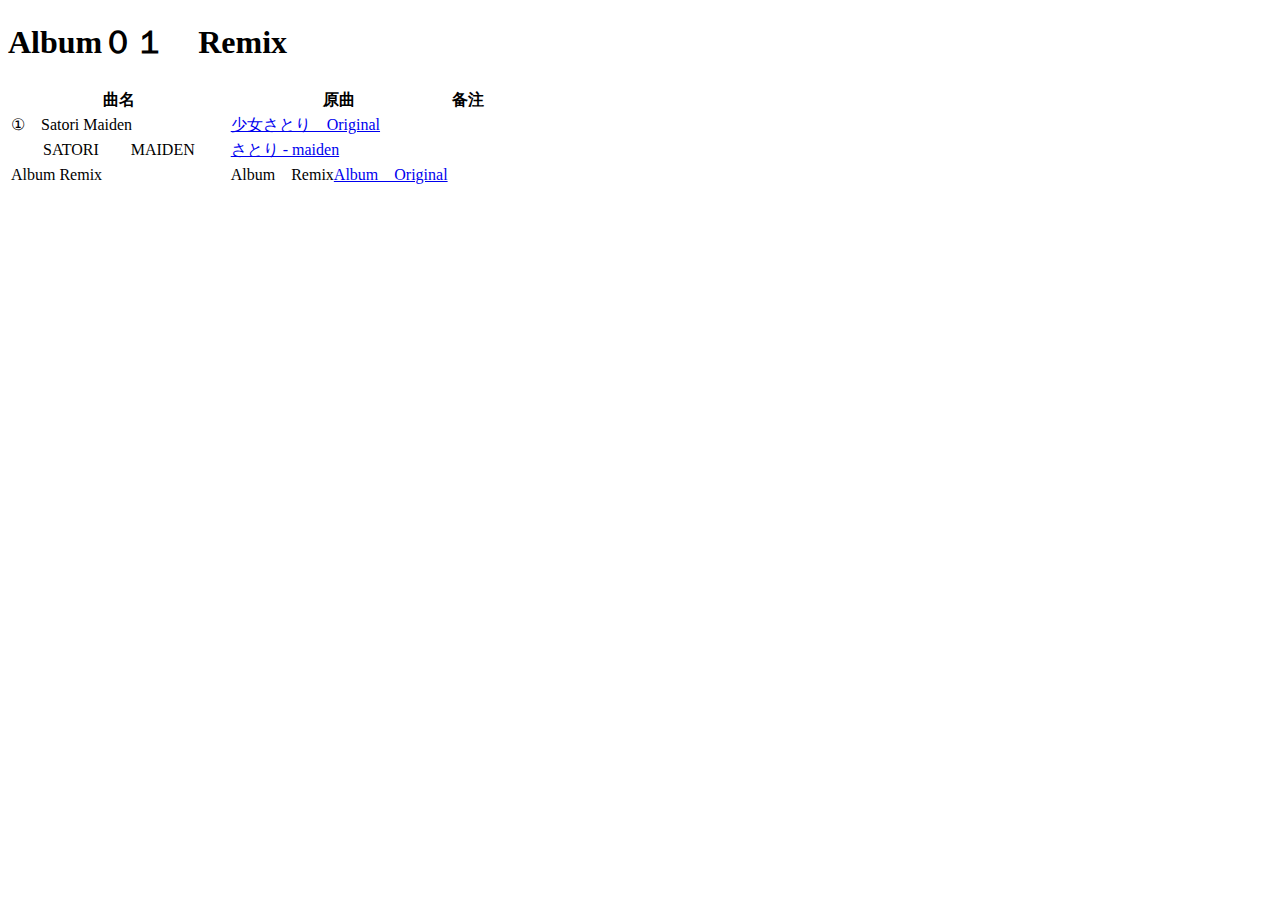
<file: tongrenlu-dao/src/test/resources/thbwiki/sample-album-normalized.html>
<!DOCTYPE html>
<html>
<head>
    <title>Album01 - THBWiki</title>
    <meta charset="UTF-8">
</head>
<body>
    <h1 id="firstHeading">
        <span class="mw-page-title-main">Album０１　Remix</span>
    </h1>

    <table id="musicTable" class="wikitable musicTable">
        <thead>
            <tr>
                <th>曲名</th>
                <th>原曲</th>
                <th>备注</th>
            </tr>
        </thead>
        <tbody>
            <!-- Track 0: circled digit in name; originalSource has ideographic space → normalize collapses it -->
            <tr>
                <td>①　Satori Maiden</td>
                <td class="ogmusic">
                    <a class="source" href="/少女さとり_-_original">少女さとり　Original</a>
                </td>
                <td></td>
            </tr>
            <!-- Track 1: leading/trailing/internal spaces collapsed -->
            <tr>
                <td>　　SATORI　　MAIDEN　　</td>
                <td class="ogmusic">
                    <a class="source" href="/さとり_-_maiden">さとり - maiden</a>
                </td>
                <td></td>
            </tr>
            <!-- Track 2: originalName from text BEFORE source in ogmusic; ideographic space normalized -->
            <tr>
                <td>Album Remix</td>
                <td class="ogmusic">
                    Album　Remix<a class="source" href="/album_original">Album　Original</a>
                </td>
                <td></td>
            </tr>
        </tbody>
    </table>
</body>
</html>
</file>
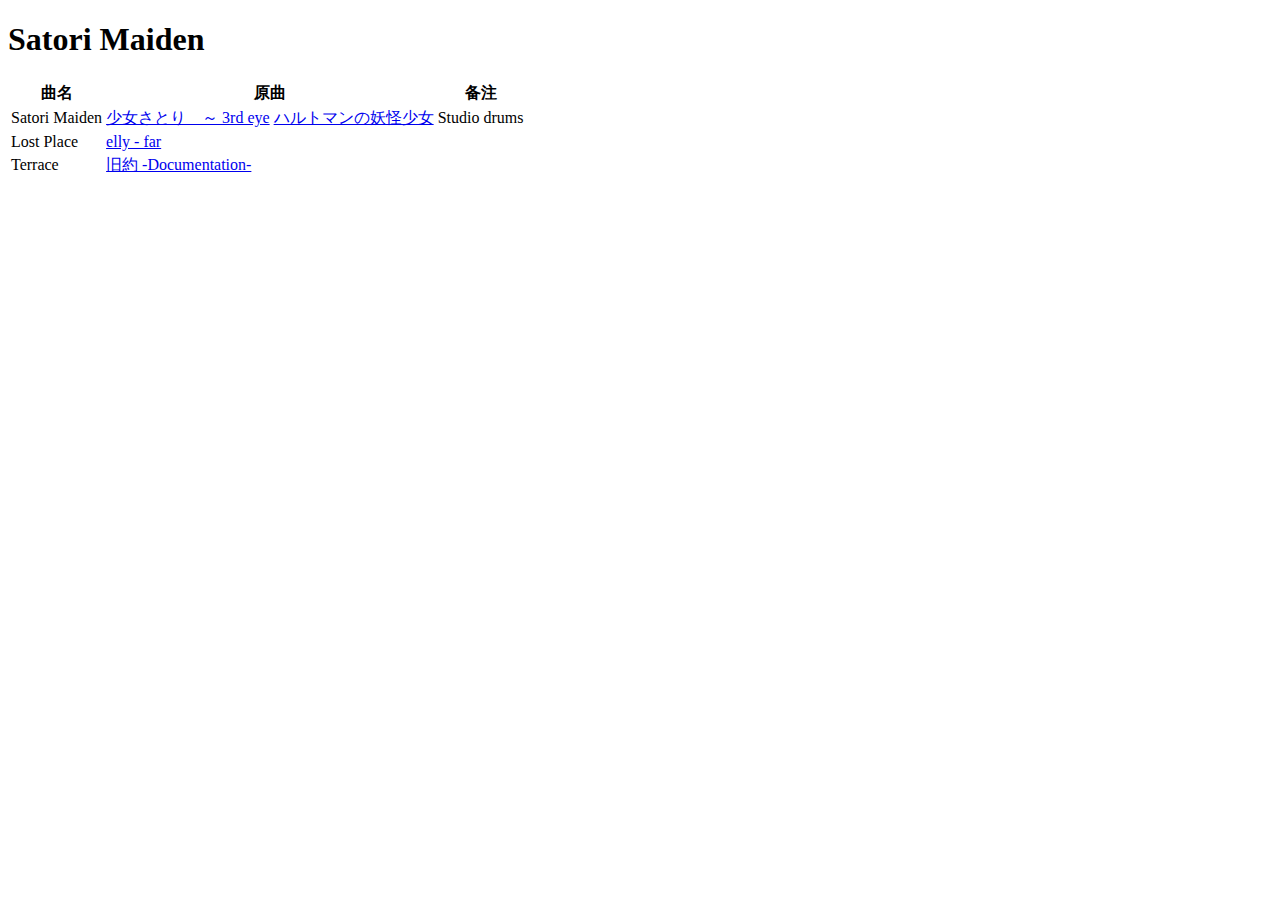
<file: tongrenlu-dao/src/test/resources/thbwiki/sample-album.html>
<!DOCTYPE html>
<html>
<head>
    <title>Satori Maiden - THBWiki</title>
    <meta charset="UTF-8">
</head>
<body>
    <h1 id="firstHeading">
        <span class="mw-page-title-main">Satori Maiden</span>
    </h1>

    <table id="musicTable" class="wikitable musicTable">
        <thead>
            <tr>
                <th>曲名</th>
                <th>原曲</th>
                <th>备注</th>
            </tr>
        </thead>
        <tbody>
            <tr>
                <td>Satori Maiden</td>
                <td class="ogmusic">
                    <a class="source" href="/少女さとり　～_3rd_eye">少女さとり　～ 3rd eye</a>
                    <a class="source" href="/ハルトマンの妖怪少女">ハルトマンの妖怪少女</a>
                </td>
                <td>Studio drums</td>
            </tr>
            <tr>
                <td>Lost Place</td>
                <td class="ogmusic">
                    <a class="source" href="/elley_-_far">elly - far</a>
                </td>
                <td></td>
            </tr>
            <tr>
                <td>Terrace</td>
                <td class="ogmusic">
                    <a class="source" href="/旧約_-Documentation-">旧約 -Documentation-</a>
                </td>
                <td></td>
            </tr>
        </tbody>
    </table>
</body>
</html>
</file>
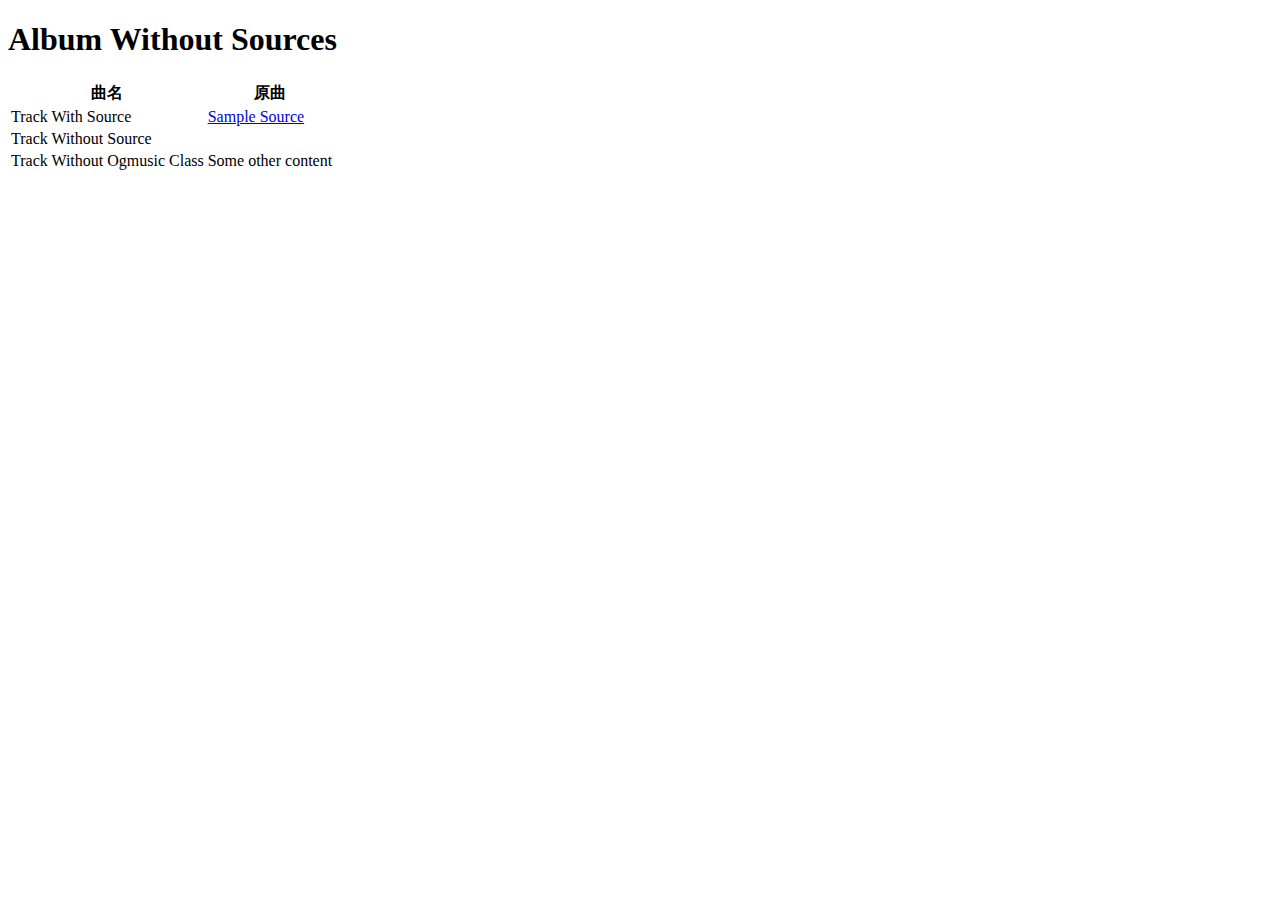
<file: tongrenlu-dao/src/test/resources/thbwiki/sample-track-no-source.html>
<!DOCTYPE html>
<html>
<head>
    <title>Album Without Sources - THBWiki</title>
    <meta charset="UTF-8">
</head>
<body>
    <h1 id="firstHeading">
        <span class="mw-page-title-main">Album Without Sources</span>
    </h1>

    <table id="musicTable" class="wikitable musicTable">
        <thead>
            <tr>
                <th>曲名</th>
                <th>原曲</th>
            </tr>
        </thead>
        <tbody>
            <tr>
                <td>Track With Source</td>
                <td class="ogmusic">
                    <a class="source" href="/sample">Sample Source</a>
                </td>
            </tr>
            <tr>
                <td>Track Without Source</td>
                <td></td>
            </tr>
            <tr>
                <td>Track Without Ogmusic Class</td>
                <td>Some other content</td>
            </tr>
        </tbody>
    </table>
</body>
</html>
</file>
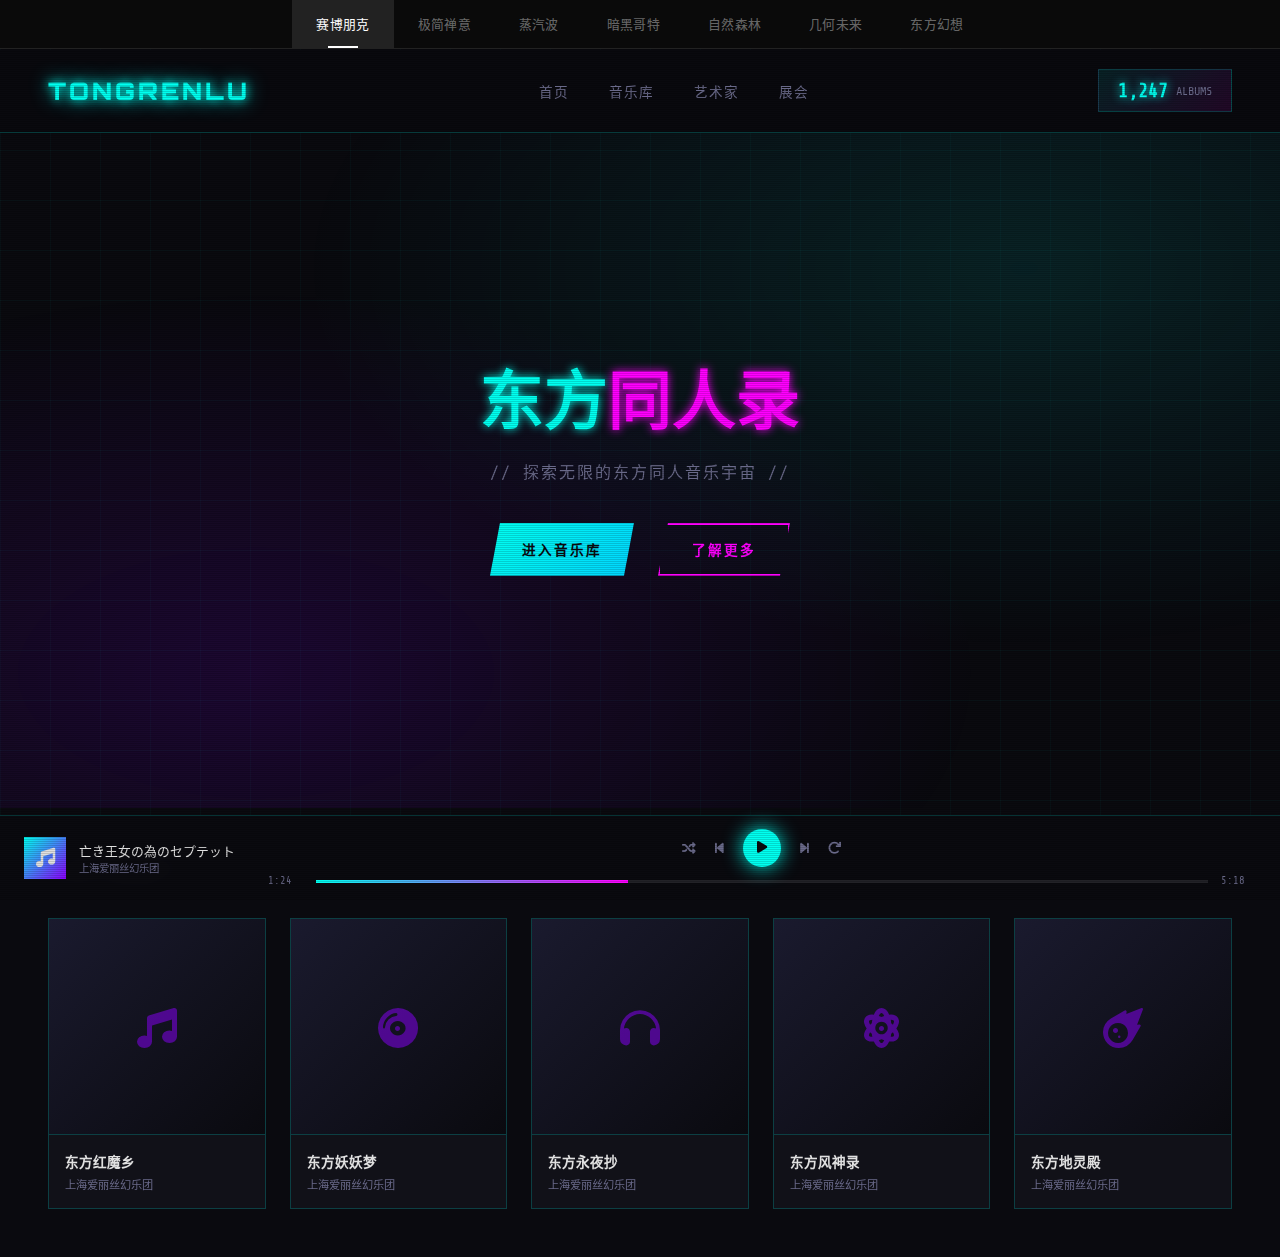
<file: tongrenlu-web/src/main/resources/static/preview-styles.html>
<!DOCTYPE html>
<html lang="zh-CN">
<head>
    <meta charset="UTF-8">
    <meta name="viewport" content="width=device-width, initial-scale=1.0">
    <title>组件风格预览 - 东方同人录</title>
    
    <!-- Google Fonts -->
    <link rel="preconnect" href="https://fonts.googleapis.com">
    <link rel="preconnect" href="https://fonts.gstatic.com" crossorigin>
    <link href="https://fonts.googleapis.com/css2?family=Orbitron:wght@400;500;700;900&family=Share+Tech+Mono&family=Cormorant+Garamond:ital,wght@0,300;0,400;0,500;0,600;1,400&family=Noto+Serif+JP:wght@200;300;400;500;600;700;900&family=Audiowide&family=Righteous&family=Cinzel:wght@400;500;600;700&family=UnifrakturMaguntia&family=Spectral:ital,wght@0,300;0,400;0,500;0,600;1,400&family=Playfair+Display:ital,wght@0,400;0,500;0,600;0,700;1,400&family=Crimson+Pro:ital,wght@0,300;0,400;0,500;0,600;1,400&family=Josefin+Sans:wght@300;400;500;600&family=Bebas+Neue&family=Space+Grotesk:wght@300;400;500;600;700&family=Outfit:wght@300;400;500;600;700&family=Noto+Sans+SC:wght@300;400;500;700&family=Shippori+Mincho:wght@400;500;600;700;800&family=Zen+Antique+Soft&display=swap" rel="stylesheet">
    
    <link href="https://cdnjs.cloudflare.com/ajax/libs/font-awesome/6.5.1/css/all.min.css" rel="stylesheet">
    
    <style>
        /* ============================================
           全局重置与基础样式
           ============================================ */
        * {
            margin: 0;
            padding: 0;
            box-sizing: border-box;
        }
        
        body {
            font-family: 'Noto Sans SC', sans-serif;
            overflow-x: hidden;
        }
        
        /* 风格切换导航 */
        .style-nav {
            position: fixed;
            top: 0;
            left: 0;
            right: 0;
            z-index: 10000;
            display: flex;
            justify-content: center;
            flex-wrap: wrap;
            gap: 0;
            padding: 0;
            background: #0a0a0a;
            border-bottom: 1px solid rgba(255,255,255,0.1);
        }
        
        .style-nav__btn {
            padding: 0.9rem 1.5rem;
            border: none;
            background: transparent;
            color: rgba(255,255,255,0.4);
            font-size: 0.8rem;
            font-weight: 500;
            cursor: pointer;
            transition: all 0.3s ease;
            position: relative;
            letter-spacing: 0.3px;
        }
        
        .style-nav__btn:hover {
            color: rgba(255,255,255,0.9);
            background: rgba(255,255,255,0.05);
        }
        
        .style-nav__btn.active {
            color: #fff;
            background: rgba(255,255,255,0.1);
        }
        
        .style-nav__btn.active::after {
            content: '';
            position: absolute;
            bottom: 0;
            left: 50%;
            transform: translateX(-50%);
            width: 30px;
            height: 2px;
            background: currentColor;
        }
        
        /* 风格容器 */
        .style-container {
            display: none;
            min-height: 100vh;
            padding-top: 50px;
        }
        
        .style-container.active {
            display: block;
        }
        
        /* ============================================
           风格1: 赛博朋克霓虹风 (Cyberpunk Neon)
           ============================================ */
        .cyberpunk {
            --cyber-bg: #0a0a0f;
            --cyber-neon-cyan: #00fff0;
            --cyber-neon-magenta: #ff00ff;
            --cyber-neon-purple: #8b00ff;
            --cyber-text: #e0e0e0;
            --cyber-text-dim: #6a6a8a;
            --cyber-border: rgba(0, 255, 240, 0.2);
            
            background: var(--cyber-bg);
            color: var(--cyber-text);
            position: relative;
            overflow: hidden;
        }
        
        .cyberpunk::before {
            content: '';
            position: fixed;
            top: 0; left: 0;
            width: 100%; height: 100%;
            background: repeating-linear-gradient(0deg, rgba(0,0,0,0.15), rgba(0,0,0,0.15) 1px, transparent 1px, transparent 2px);
            pointer-events: none;
            z-index: 1000;
            animation: scanline 8s linear infinite;
        }
        
        @keyframes scanline { 0% { transform: translateY(0); } 100% { transform: translateY(100px); } }
        
        .cyberpunk::after {
            content: '';
            position: fixed;
            top: 0; left: 0;
            width: 100%; height: 100%;
            background-image: linear-gradient(rgba(0,255,240,0.03) 1px, transparent 1px), linear-gradient(90deg, rgba(0,255,240,0.03) 1px, transparent 1px);
            background-size: 50px 50px;
            pointer-events: none;
            z-index: 0;
        }
        
        .cyber-nav {
            position: relative;
            z-index: 100;
            display: flex;
            justify-content: space-between;
            align-items: center;
            padding: 1.2rem 3rem;
            background: rgba(10, 10, 15, 0.95);
            border-bottom: 1px solid var(--cyber-border);
            backdrop-filter: blur(10px);
        }
        
        .cyber-logo {
            font-family: 'Orbitron', sans-serif;
            font-size: 1.5rem;
            font-weight: 900;
            color: var(--cyber-neon-cyan);
            text-decoration: none;
            letter-spacing: 3px;
            text-shadow: 0 0 10px var(--cyber-neon-cyan), 0 0 20px var(--cyber-neon-cyan);
            animation: cyber-glow 2s ease-in-out infinite alternate;
        }
        
        @keyframes cyber-glow { from { text-shadow: 0 0 10px var(--cyber-neon-cyan); } to { text-shadow: 0 0 20px var(--cyber-neon-cyan), 0 0 40px var(--cyber-neon-cyan); } }
        
        .cyber-nav__links { display: flex; gap: 2.5rem; }
        .cyber-nav__link {
            font-family: 'Share Tech Mono', monospace;
            color: var(--cyber-text-dim);
            text-decoration: none;
            font-size: 0.85rem;
            letter-spacing: 1px;
            text-transform: uppercase;
            transition: all 0.3s ease;
        }
        .cyber-nav__link:hover { color: var(--cyber-neon-cyan); }
        
        .cyber-nav__stats {
            font-family: 'Share Tech Mono', monospace;
            background: linear-gradient(135deg, rgba(0,255,240,0.1), rgba(255,0,255,0.1));
            border: 1px solid var(--cyber-border);
            padding: 0.6rem 1.2rem;
            display: flex;
            align-items: center;
            gap: 0.5rem;
        }
        .cyber-nav__number { font-size: 1.2rem; color: var(--cyber-neon-cyan); font-weight: 700; text-shadow: 0 0 10px var(--cyber-neon-cyan); }
        .cyber-nav__label { font-size: 0.75rem; color: var(--cyber-text-dim); }
        
        .cyber-hero {
            position: relative;
            z-index: 1;
            min-height: 75vh;
            display: flex;
            align-items: center;
            justify-content: center;
            padding: 3rem;
            background: radial-gradient(ellipse at 20% 80%, rgba(139,0,255,0.15) 0%, transparent 50%), radial-gradient(ellipse at 80% 20%, rgba(0,255,240,0.1) 0%, transparent 50%);
        }
        
        .cyber-hero__content { text-align: center; max-width: 800px; }
        .cyber-hero__title {
            font-family: 'Orbitron', sans-serif;
            font-size: 4rem;
            font-weight: 900;
            line-height: 1.1;
            margin-bottom: 1.5rem;
            animation: glitch 3s infinite;
        }
        .cyber-hero__title span:nth-child(1) { color: var(--cyber-neon-cyan); text-shadow: 0 0 10px var(--cyber-neon-cyan); }
        .cyber-hero__title span:nth-child(2) { color: var(--cyber-neon-magenta); text-shadow: 0 0 10px var(--cyber-neon-magenta); animation: glitch-skew 2s infinite; }
        
        @keyframes glitch { 0%, 90%, 100% { transform: translate(0); } 92% { transform: translate(-2px, 2px); } 94% { transform: translate(2px, -2px); } 96% { transform: translate(-1px, -1px); } 98% { transform: translate(1px, 1px); } }
        @keyframes glitch-skew { 0%, 90%, 100% { transform: skewX(0deg); } 92% { transform: skewX(-2deg); } 94% { transform: skewX(2deg); } }
        
        .cyber-hero__subtitle { font-family: 'Share Tech Mono', monospace; font-size: 1rem; color: var(--cyber-text-dim); margin-bottom: 2.5rem; letter-spacing: 2px; }
        .cyber-hero__cta { display: inline-flex; gap: 1.5rem; }
        
        .cyber-btn {
            font-family: 'Orbitron', sans-serif;
            padding: 0.9rem 2rem;
            font-size: 0.85rem;
            font-weight: 700;
            letter-spacing: 2px;
            text-transform: uppercase;
            border: none;
            cursor: pointer;
            transition: all 0.3s ease;
        }
        .cyber-btn--primary { background: linear-gradient(135deg, var(--cyber-neon-cyan), #00d4ff); color: var(--cyber-bg); clip-path: polygon(10px 0, 100% 0, calc(100% - 10px) 100%, 0 100%); }
        .cyber-btn--primary:hover { box-shadow: 0 0 20px var(--cyber-neon-cyan), 0 0 40px var(--cyber-neon-cyan); transform: translateY(-2px); }
        .cyber-btn--secondary { background: transparent; color: var(--cyber-neon-magenta); border: 2px solid var(--cyber-neon-magenta); clip-path: polygon(10px 0, 100% 0, calc(100% - 10px) 100%, 0 100%); }
        .cyber-btn--secondary:hover { background: rgba(255,0,255,0.1); box-shadow: 0 0 20px var(--cyber-neon-magenta); }
        
        .cyber-section { position: relative; z-index: 1; padding: 3rem; }
        .cyber-section__header { display: flex; align-items: center; gap: 1rem; margin-bottom: 2rem; }
        .cyber-section__title { font-family: 'Orbitron', sans-serif; font-size: 1.5rem; font-weight: 700; color: var(--cyber-text); letter-spacing: 3px; }
        .cyber-section__line { flex: 1; height: 1px; background: linear-gradient(90deg, var(--cyber-neon-cyan), transparent); }
        
        .cyber-grid { display: grid; grid-template-columns: repeat(5, 1fr); gap: 1.5rem; }
        
        .cyber-card {
            position: relative;
            background: rgba(18, 18, 26, 0.9);
            border: 1px solid var(--cyber-border);
            overflow: hidden;
            transition: all 0.4s ease;
        }
        .cyber-card:hover { transform: translateY(-5px); border-color: var(--cyber-neon-cyan); box-shadow: 0 10px 30px rgba(0,0,0,0.5), 0 0 20px rgba(0,255,240,0.2); }
        
        .cyber-card__cover { width: 100%; aspect-ratio: 1; background: linear-gradient(135deg, #1a1a2e, #0a0a0f); position: relative; overflow: hidden; }
        .cyber-card__fallback { position: absolute; top: 50%; left: 50%; transform: translate(-50%, -50%); font-size: 2.5rem; color: var(--cyber-neon-purple); opacity: 0.5; }
        .cyber-card__play { position: absolute; bottom: 8px; right: 8px; width: 35px; height: 35px; background: var(--cyber-neon-magenta); border: none; display: flex; align-items: center; justify-content: center; color: white; font-size: 0.8rem; cursor: pointer; opacity: 0; transform: scale(0.8); transition: all 0.3s ease; box-shadow: 0 0 15px var(--cyber-neon-magenta); }
        .cyber-card:hover .cyber-card__play { opacity: 1; transform: scale(1); }
        
        .cyber-card__info { padding: 1rem; border-top: 1px solid var(--cyber-border); }
        .cyber-card__title { font-family: 'Orbitron', sans-serif; font-size: 0.85rem; font-weight: 600; color: var(--cyber-text); margin-bottom: 0.3rem; white-space: nowrap; overflow: hidden; text-overflow: ellipsis; }
        .cyber-card__artist { font-family: 'Share Tech Mono', monospace; font-size: 0.7rem; color: var(--cyber-text-dim); }
        
        .cyber-player {
            position: fixed; bottom: 0; left: 0; right: 0; z-index: 100;
            background: rgba(10, 10, 15, 0.98);
            border-top: 1px solid var(--cyber-border);
            padding: 0.8rem 1.5rem;
            display: flex;
            align-items: center;
            gap: 1.5rem;
            backdrop-filter: blur(10px);
        }
        .cyber-player__info { display: flex; align-items: center; gap: 0.8rem; min-width: 220px; }
        .cyber-player__cover { width: 42px; height: 42px; background: linear-gradient(135deg, var(--cyber-neon-cyan), var(--cyber-neon-purple)); display: flex; align-items: center; justify-content: center; font-size: 1.2rem; }
        .cyber-player__title { font-family: 'Orbitron', sans-serif; font-size: 0.8rem; color: var(--cyber-text); }
        .cyber-player__artist { font-family: 'Share Tech Mono', monospace; font-size: 0.65rem; color: var(--cyber-text-dim); }
        .cyber-player__buttons { display: flex; align-items: center; gap: 1.2rem; }
        .cyber-player__btn { background: none; border: none; color: var(--cyber-text-dim); font-size: 0.85rem; cursor: pointer; transition: all 0.3s ease; }
        .cyber-player__btn:hover { color: var(--cyber-neon-cyan); text-shadow: 0 0 10px var(--cyber-neon-cyan); }
        .cyber-player__btn--play { width: 38px; height: 38px; background: var(--cyber-neon-cyan); color: var(--cyber-bg); border-radius: 50%; display: flex; align-items: center; justify-content: center; box-shadow: 0 0 20px var(--cyber-neon-cyan); }
        .cyber-player__progress { width: 100%; display: flex; align-items: center; gap: 0.8rem; }
        .cyber-player__bar { flex: 1; height: 3px; background: rgba(255,255,255,0.1); position: relative; cursor: pointer; }
        .cyber-player__bar-fill { height: 100%; width: 35%; background: linear-gradient(90deg, var(--cyber-neon-cyan), var(--cyber-neon-magenta)); }
        .cyber-player__time { font-family: 'Share Tech Mono', monospace; font-size: 0.65rem; color: var(--cyber-text-dim); min-width: 35px; }
        
        /* ============================================
           风格2: 极简禅意风 (Zen Minimal)
           ============================================ */
        .zen {
            --zen-bg: #f8f6f3;
            --zen-bg-alt: #fffef9;
            --zen-text: #2d2d2d;
            --zen-text-light: #6b6b6b;
            --zen-text-muted: #999;
            --zen-accent: #c9a87c;
            --zen-accent-dark: #8b7355;
            --zen-border: #e8e4df;
            --zen-shadow: 0 4px 30px rgba(0, 0, 0, 0.04);
            
            background: var(--zen-bg);
            color: var(--zen-text);
        }
        
        .zen-nav { display: flex; justify-content: space-between; align-items: center; padding: 1.5rem 4rem; background: var(--zen-bg-alt); border-bottom: 1px solid var(--zen-border); }
        .zen-logo { font-family: 'Noto Serif JP', serif; font-size: 1.4rem; font-weight: 300; color: var(--zen-text); text-decoration: none; letter-spacing: 0.1em; }
        .zen-nav__links { display: flex; gap: 3rem; }
        .zen-nav__link { font-family: 'Noto Serif JP', serif; font-size: 0.8rem; color: var(--zen-text-light); text-decoration: none; letter-spacing: 0.15em; transition: color 0.3s ease; }
        .zen-nav__link:hover { color: var(--zen-text); }
        .zen-nav__stats { font-family: 'Cormorant Garamond', serif; display: flex; align-items: baseline; gap: 0.4rem; }
        .zen-nav__number { font-size: 1.8rem; font-weight: 300; color: var(--zen-accent); line-height: 1; }
        .zen-nav__label { font-size: 0.75rem; color: var(--zen-text-muted); letter-spacing: 0.1em; }
        
        .zen-hero { min-height: 80vh; display: flex; align-items: center; justify-content: center; padding: 4rem; }
        .zen-hero__content { text-align: center; max-width: 700px; }
        .zen-hero__title { font-family: 'Noto Serif JP', serif; font-size: 3rem; font-weight: 200; line-height: 1.4; margin-bottom: 1.5rem; letter-spacing: 0.15em; }
        .zen-hero__title .accent { color: var(--zen-accent-dark); font-weight: 400; }
        .zen-hero__divider { width: 50px; height: 1px; background: var(--zen-accent); margin: 0 auto 1.5rem; }
        .zen-hero__subtitle { font-family: 'Cormorant Garamond', serif; font-size: 1.1rem; font-weight: 300; color: var(--zen-text-light); letter-spacing: 0.1em; margin-bottom: 2.5rem; font-style: italic; }
        .zen-hero__cta { display: inline-flex; gap: 1.5rem; }
        .zen-btn { font-family: 'Noto Serif JP', serif; padding: 0.9rem 2rem; font-size: 0.75rem; letter-spacing: 0.2em; border: none; cursor: pointer; transition: all 0.4s ease; }
        .zen-btn--primary { background: var(--zen-text); color: var(--zen-bg-alt); }
        .zen-btn--secondary { background: transparent; color: var(--zen-text); border: 1px solid var(--zen-border); }
        
        .zen-section { padding: 4rem; }
        .zen-section__header { display: flex; justify-content: space-between; align-items: center; margin-bottom: 3rem; }
        .zen-section__title { font-family: 'Noto Serif JP', serif; font-size: 1.2rem; font-weight: 300; letter-spacing: 0.2em; }
        .zen-section__more { font-family: 'Cormorant Garamond', serif; font-size: 0.85rem; font-style: italic; color: var(--zen-text-muted); text-decoration: none; }
        
        .zen-grid { display: grid; grid-template-columns: repeat(4, 1fr); gap: 2rem; }
        .zen-card { background: var(--zen-bg-alt); transition: all 0.5s ease; cursor: pointer; }
        .zen-card:hover { transform: translateY(-8px); box-shadow: 0 8px 50px rgba(0,0,0,0.08); }
        .zen-card__cover { width: 100%; aspect-ratio: 1; background: linear-gradient(135deg, #e8e4df, #d4cfc7); position: relative; overflow: hidden; }
        .zen-card__fallback { position: absolute; top: 50%; left: 50%; transform: translate(-50%, -50%); font-size: 2.5rem; color: var(--zen-text-muted); opacity: 0.4; }
        .zen-card__play { position: absolute; bottom: 0.8rem; right: 0.8rem; width: 38px; height: 38px; background: var(--zen-bg-alt); border: none; display: flex; align-items: center; justify-content: center; color: var(--zen-text); font-size: 0.8rem; cursor: pointer; opacity: 0; transform: translateY(10px); transition: all 0.4s ease; box-shadow: var(--zen-shadow); }
        .zen-card:hover .zen-card__play { opacity: 1; transform: translateY(0); }
        .zen-card__info { padding: 1.2rem; }
        .zen-card__title { font-family: 'Noto Serif JP', serif; font-size: 0.95rem; font-weight: 400; color: var(--zen-text); margin-bottom: 0.4rem; white-space: nowrap; overflow: hidden; text-overflow: ellipsis; }
        .zen-card__artist { font-family: 'Cormorant Garamond', serif; font-size: 0.8rem; font-style: italic; color: var(--zen-text-light); }
        
        .zen-player { position: fixed; bottom: 0; left: 0; right: 0; z-index: 100; background: var(--zen-bg-alt); border-top: 1px solid var(--zen-border); padding: 1rem 3rem; display: flex; align-items: center; gap: 2rem; }
        .zen-player__info { display: flex; align-items: center; gap: 1rem; min-width: 250px; }
        .zen-player__cover { width: 48px; height: 48px; background: linear-gradient(135deg, var(--zen-accent), var(--zen-accent-dark)); display: flex; align-items: center; justify-content: center; font-size: 1.2rem; color: white; }
        .zen-player__title { font-family: 'Noto Serif JP', serif; font-size: 0.85rem; font-weight: 400; color: var(--zen-text); }
        .zen-player__artist { font-family: 'Cormorant Garamond', serif; font-size: 0.75rem; font-style: italic; color: var(--zen-text-light); }
        .zen-player__buttons { display: flex; align-items: center; gap: 1.5rem; }
        .zen-player__btn { background: none; border: none; color: var(--zen-text-light); font-size: 0.85rem; cursor: pointer; }
        .zen-player__btn--play { width: 36px; height: 36px; background: var(--zen-text); color: var(--zen-bg-alt); border-radius: 50%; display: flex; align-items: center; justify-content: center; font-size: 0.8rem; }
        .zen-player__progress { width: 100%; display: flex; align-items: center; gap: 1rem; }
        .zen-player__bar { flex: 1; height: 2px; background: var(--zen-border); position: relative; cursor: pointer; }
        .zen-player__bar-fill { height: 100%; width: 35%; background: var(--zen-accent); }
        .zen-player__time { font-family: 'Cormorant Garamond', serif; font-size: 0.7rem; color: var(--zen-text-muted); min-width: 30px; }
        
        /* ============================================
           风格3: 蒸汽波复古风 (Vaporwave Retro)
           ============================================ */
        .vaporwave {
            --vapor-bg: #1a0a2e;
            --vapor-pink: #ff6ad5;
            --vapor-cyan: #00d4ff;
            --vapor-purple: #b967ff;
            --vapor-text: #ffffff;
            --vapor-text-dim: rgba(255,255,255,0.7);
            
            background: var(--vapor-bg);
            color: var(--vapor-text);
            position: relative;
            overflow: hidden;
        }
        
        .vaporwave::before {
            content: '';
            position: fixed;
            top: 0; left: 0;
            width: 200%; height: 200%;
            background: linear-gradient(rgba(185,103,255,0.1) 1px, transparent 1px), linear-gradient(90deg, rgba(185,103,255,0.1) 1px, transparent 1px);
            background-size: 60px 60px;
            transform: perspective(500px) rotateX(60deg);
            transform-origin: top center;
            animation: grid-scroll 20s linear infinite;
            z-index: 0;
        }
        
        @keyframes grid-scroll { 0% { transform: perspective(500px) rotateX(60deg) translateY(0); } 100% { transform: perspective(500px) rotateX(60deg) translateY(60px); } }
        
        .vaporwave::after {
            content: '';
            position: fixed;
            top: 0; left: 0;
            width: 100%; height: 100%;
            background: radial-gradient(ellipse at 20% 0%, rgba(255,106,213,0.3) 0%, transparent 50%), radial-gradient(ellipse at 80% 100%, rgba(0,212,255,0.3) 0%, transparent 50%);
            pointer-events: none;
            z-index: 0;
        }
        
        .vapor-nav { position: relative; z-index: 100; display: flex; justify-content: space-between; align-items: center; padding: 1.2rem 3rem; background: rgba(26,10,46,0.8); backdrop-filter: blur(15px); border-bottom: 2px solid transparent; background-image: linear-gradient(var(--vapor-bg), var(--vapor-bg)), linear-gradient(90deg, var(--vapor-pink), var(--vapor-cyan)); background-origin: border-box; background-clip: padding-box, border-box; }
        .vapor-logo { font-family: 'Righteous', cursive; font-size: 1.6rem; color: transparent; background: linear-gradient(90deg, var(--vapor-pink), var(--vapor-cyan)); -webkit-background-clip: text; background-clip: text; text-decoration: none; letter-spacing: 2px; }
        .vapor-nav__links { display: flex; gap: 2.5rem; }
        .vapor-nav__link { font-family: 'Audiowide', cursive; font-size: 0.8rem; color: var(--vapor-text-dim); text-decoration: none; letter-spacing: 1px; transition: all 0.3s ease; }
        .vapor-nav__link:hover { color: var(--vapor-text); text-shadow: 0 0 10px var(--vapor-pink); }
        .vapor-nav__stats { display: flex; align-items: center; gap: 0.6rem; padding: 0.6rem 1.2rem; background: linear-gradient(135deg, rgba(255,106,213,0.2), rgba(0,212,255,0.2)); border: 1px solid rgba(255,106,213,0.3); border-radius: 25px; }
        .vapor-nav__number { font-family: 'Audiowide', cursive; font-size: 1.2rem; color: var(--vapor-pink); text-shadow: 0 0 15px var(--vapor-pink); }
        .vapor-nav__label { font-size: 0.75rem; color: var(--vapor-text-dim); }
        
        .vapor-hero { position: relative; z-index: 1; min-height: 75vh; display: flex; align-items: center; justify-content: center; padding: 3rem; text-align: center; }
        .vapor-hero__content { max-width: 800px; }
        .vapor-hero__badge { display: inline-block; padding: 0.4rem 1.2rem; background: linear-gradient(90deg, rgba(255,106,213,0.2), rgba(0,212,255,0.2)); border: 1px solid rgba(255,106,213,0.4); font-family: 'Audiowide', cursive; font-size: 0.7rem; letter-spacing: 3px; color: var(--vapor-cyan); margin-bottom: 1.5rem; text-transform: uppercase; }
        .vapor-hero__title { font-family: 'Righteous', cursive; font-size: 4.5rem; line-height: 1.1; margin-bottom: 1.2rem; color: transparent; background: linear-gradient(135deg, var(--vapor-pink), var(--vapor-purple), var(--vapor-cyan)); -webkit-background-clip: text; background-clip: text; animation: vapor-pulse 3s ease-in-out infinite; }
        @keyframes vapor-pulse { 0%, 100% { filter: brightness(1); } 50% { filter: brightness(1.2); } }
        .vapor-hero__subtitle { font-family: 'Audiowide', cursive; font-size: 0.95rem; color: var(--vapor-text-dim); margin-bottom: 2.5rem; letter-spacing: 2px; }
        .vapor-hero__cta { display: inline-flex; gap: 1.5rem; }
        .vapor-btn { font-family: 'Audiowide', cursive; padding: 0.9rem 2rem; font-size: 0.8rem; letter-spacing: 2px; border: none; cursor: pointer; transition: all 0.3s ease; }
        .vapor-btn--primary { background: linear-gradient(90deg, var(--vapor-pink), var(--vapor-purple)); color: white; border-radius: 25px; }
        .vapor-btn--primary:hover { box-shadow: 0 0 30px var(--vapor-pink); transform: translateY(-3px); }
        .vapor-btn--secondary { background: transparent; color: var(--vapor-cyan); border: 2px solid var(--vapor-cyan); border-radius: 25px; }
        
        .vapor-section { position: relative; z-index: 1; padding: 3rem; }
        .vapor-section__header { display: flex; align-items: center; gap: 1.5rem; margin-bottom: 2rem; }
        .vapor-section__title { font-family: 'Righteous', cursive; font-size: 1.8rem; color: transparent; background: linear-gradient(90deg, var(--vapor-pink), var(--vapor-cyan)); -webkit-background-clip: text; background-clip: text; }
        .vapor-section__line { flex: 1; height: 2px; background: linear-gradient(90deg, var(--vapor-pink), transparent); opacity: 0.5; }
        
        .vapor-grid { display: grid; grid-template-columns: repeat(5, 1fr); gap: 1.5rem; }
        .vapor-card { position: relative; background: rgba(45,27,78,0.6); border: 1px solid rgba(255,106,213,0.2); overflow: hidden; transition: all 0.4s ease; backdrop-filter: blur(10px); }
        .vapor-card:hover { transform: translateY(-8px) scale(1.02); border-color: var(--vapor-pink); box-shadow: 0 20px 40px rgba(0,0,0,0.4), 0 0 30px rgba(255,106,213,0.3); }
        .vapor-card__cover { width: 100%; aspect-ratio: 1; background: linear-gradient(135deg, #2d1b4e, #1a0a2e); position: relative; overflow: hidden; }
        .vapor-card__fallback { position: absolute; top: 50%; left: 50%; transform: translate(-50%, -50%); font-size: 2.5rem; color: var(--vapor-purple); opacity: 0.5; }
        .vapor-card__play { position: absolute; bottom: 8px; right: 8px; width: 36px; height: 36px; background: linear-gradient(135deg, var(--vapor-pink), var(--vapor-purple)); border: none; display: flex; align-items: center; justify-content: center; color: white; font-size: 0.8rem; cursor: pointer; opacity: 0; transform: scale(0.8); transition: all 0.3s ease; box-shadow: 0 0 20px var(--vapor-pink); z-index: 2; }
        .vapor-card:hover .vapor-card__play { opacity: 1; transform: scale(1); }
        .vapor-card__info { padding: 1rem; border-top: 1px solid rgba(255,106,213,0.2); position: relative; z-index: 2; }
        .vapor-card__title { font-family: 'Righteous', cursive; font-size: 0.9rem; color: var(--vapor-text); margin-bottom: 0.3rem; white-space: nowrap; overflow: hidden; text-overflow: ellipsis; }
        .vapor-card__artist { font-family: 'Audiowide', cursive; font-size: 0.65rem; color: var(--vapor-cyan); letter-spacing: 1px; }
        
        .vapor-player { position: fixed; bottom: 0; left: 0; right: 0; z-index: 100; background: rgba(26,10,46,0.95); backdrop-filter: blur(20px); border-top: 2px solid transparent; background-image: linear-gradient(var(--vapor-bg), var(--vapor-bg)), linear-gradient(90deg, var(--vapor-pink), var(--vapor-cyan)); background-origin: border-box; background-clip: padding-box, border-box; padding: 0.8rem 1.5rem; display: flex; align-items: center; gap: 1.5rem; }
        .vapor-player__info { display: flex; align-items: center; gap: 0.8rem; min-width: 220px; }
        .vapor-player__cover { width: 42px; height: 42px; background: linear-gradient(135deg, var(--vapor-pink), var(--vapor-purple)); display: flex; align-items: center; justify-content: center; font-size: 1.2rem; }
        .vapor-player__title { font-family: 'Righteous', cursive; font-size: 0.85rem; color: var(--vapor-text); }
        .vapor-player__artist { font-family: 'Audiowide', cursive; font-size: 0.65rem; color: var(--vapor-cyan); }
        .vapor-player__buttons { display: flex; align-items: center; gap: 1.2rem; }
        .vapor-player__btn { background: none; border: none; color: var(--vapor-text-dim); font-size: 0.85rem; cursor: pointer; }
        .vapor-player__btn:hover { color: var(--vapor-pink); text-shadow: 0 0 10px var(--vapor-pink); }
        .vapor-player__btn--play { width: 38px; height: 38px; background: linear-gradient(135deg, var(--vapor-pink), var(--vapor-purple)); color: white; border-radius: 50%; display: flex; align-items: center; justify-content: center; box-shadow: 0 0 20px var(--vapor-pink); }
        .vapor-player__progress { width: 100%; display: flex; align-items: center; gap: 0.8rem; }
        .vapor-player__bar { flex: 1; height: 3px; background: rgba(255,255,255,0.1); position: relative; cursor: pointer; border-radius: 2px; }
        .vapor-player__bar-fill { height: 100%; width: 35%; background: linear-gradient(90deg, var(--vapor-pink), var(--vapor-cyan)); border-radius: 2px; }
        .vapor-player__time { font-family: 'Audiowide', cursive; font-size: 0.65rem; color: var(--vapor-text-dim); min-width: 35px; }
        
        /* ============================================
           风格4: 暗黑哥特风 (Dark Gothic)
           ============================================ */
        .gothic {
            --goth-bg: #0d0d0d;
            --goth-bg-alt: #1a1a1a;
            --goth-blood: #8b0000;
            --goth-blood-light: #b22222;
            --goth-gold: #c9a227;
            --goth-silver: #708090;
            --goth-text: #e8e8e8;
            --goth-text-dim: #6a6a6a;
            --goth-border: rgba(139, 0, 0, 0.3);
            
            background: var(--goth-bg);
            color: var(--goth-text);
            position: relative;
        }
        
        .gothic::before {
            content: '';
            position: fixed;
            top: 0; left: 0;
            width: 100%; height: 100%;
            background: 
                radial-gradient(ellipse at 50% 0%, rgba(139, 0, 0, 0.1) 0%, transparent 50%),
                radial-gradient(ellipse at 0% 100%, rgba(139, 0, 0, 0.05) 0%, transparent 40%),
                radial-gradient(ellipse at 100% 100%, rgba(139, 0, 0, 0.05) 0%, transparent 40%);
            pointer-events: none;
            z-index: 0;
        }
        
        .goth-nav { position: relative; z-index: 100; display: flex; justify-content: space-between; align-items: center; padding: 1.2rem 3rem; background: rgba(13, 13, 13, 0.95); border-bottom: 1px solid var(--goth-border); backdrop-filter: blur(10px); }
        .goth-logo { font-family: 'Cinzel', serif; font-size: 1.5rem; font-weight: 600; color: var(--goth-gold); text-decoration: none; letter-spacing: 4px; text-transform: uppercase; }
        .goth-nav__links { display: flex; gap: 2.5rem; }
        .goth-nav__link { font-family: 'Cinzel', serif; font-size: 0.75rem; color: var(--goth-text-dim); text-decoration: none; letter-spacing: 2px; text-transform: uppercase; transition: all 0.3s ease; position: relative; }
        .goth-nav__link::after { content: ''; position: absolute; bottom: -4px; left: 0; width: 0; height: 1px; background: var(--goth-blood); transition: width 0.3s ease; }
        .goth-nav__link:hover { color: var(--goth-text); }
        .goth-nav__link:hover::after { width: 100%; }
        .goth-nav__stats { display: flex; align-items: center; gap: 0.5rem; }
        .goth-nav__number { font-family: 'Cinzel', serif; font-size: 1.4rem; color: var(--goth-blood-light); font-weight: 600; }
        .goth-nav__label { font-size: 0.7rem; color: var(--goth-text-dim); letter-spacing: 1px; text-transform: uppercase; }
        
        .goth-hero { position: relative; z-index: 1; min-height: 75vh; display: flex; align-items: center; justify-content: center; padding: 3rem; }
        .goth-hero__content { text-align: center; max-width: 800px; }
        .goth-hero__ornament { font-size: 2rem; color: var(--goth-gold); opacity: 0.6; margin-bottom: 1.5rem; }
        .goth-hero__title { font-family: 'UnifrakturMaguntia', cursive; font-size: 4rem; line-height: 1.2; margin-bottom: 1rem; color: var(--goth-text); text-shadow: 0 0 30px rgba(139, 0, 0, 0.3); }
        .goth-hero__subtitle { font-family: 'Cinzel', serif; font-size: 0.9rem; color: var(--goth-text-dim); letter-spacing: 4px; text-transform: uppercase; margin-bottom: 2.5rem; }
        .goth-hero__cta { display: inline-flex; gap: 1.5rem; }
        .goth-btn { font-family: 'Cinzel', serif; padding: 0.9rem 2.2rem; font-size: 0.75rem; letter-spacing: 2px; text-transform: uppercase; border: none; cursor: pointer; transition: all 0.4s ease; position: relative; }
        .goth-btn--primary { background: linear-gradient(135deg, var(--goth-blood), var(--goth-blood-light)); color: var(--goth-text); border: 1px solid var(--goth-blood-light); }
        .goth-btn--primary::before { content: '◆'; position: absolute; left: 10px; color: var(--goth-gold); font-size: 0.6rem; }
        .goth-btn--primary::after { content: '◆'; position: absolute; right: 10px; color: var(--goth-gold); font-size: 0.6rem; }
        .goth-btn--primary:hover { box-shadow: 0 0 30px rgba(139, 0, 0, 0.5); transform: translateY(-2px); }
        .goth-btn--secondary { background: transparent; color: var(--goth-text-dim); border: 1px solid var(--goth-border); }
        .goth-btn--secondary:hover { border-color: var(--goth-blood); color: var(--goth-text); }
        
        .goth-section { position: relative; z-index: 1; padding: 3rem; }
        .goth-section__header { display: flex; align-items: center; gap: 1.5rem; margin-bottom: 2rem; }
        .goth-section__ornament { color: var(--goth-gold); opacity: 0.5; font-size: 0.8rem; }
        .goth-section__title { font-family: 'Cinzel', serif; font-size: 1.2rem; font-weight: 500; color: var(--goth-text); letter-spacing: 3px; text-transform: uppercase; }
        .goth-section__line { flex: 1; height: 1px; background: linear-gradient(90deg, var(--goth-blood), transparent); }
        
        .goth-grid { display: grid; grid-template-columns: repeat(4, 1fr); gap: 1.5rem; }
        .goth-card { position: relative; background: var(--goth-bg-alt); border: 1px solid var(--goth-border); overflow: hidden; transition: all 0.4s ease; }
        .goth-card::before { content: ''; position: absolute; top: 0; left: 0; width: 100%; height: 3px; background: linear-gradient(90deg, transparent, var(--goth-blood), transparent); opacity: 0; transition: opacity 0.3s ease; }
        .goth-card:hover::before { opacity: 1; }
        .goth-card:hover { transform: translateY(-5px); border-color: var(--goth-blood-light); box-shadow: 0 15px 40px rgba(0, 0, 0, 0.5), 0 0 20px rgba(139, 0, 0, 0.2); }
        .goth-card__cover { width: 100%; aspect-ratio: 1; background: linear-gradient(135deg, #1a1a1a, #0d0d0d); position: relative; overflow: hidden; }
        .goth-card__fallback { position: absolute; top: 50%; left: 50%; transform: translate(-50%, -50%); font-size: 2.5rem; color: var(--goth-blood); opacity: 0.4; }
        .goth-card__play { position: absolute; bottom: 8px; right: 8px; width: 36px; height: 36px; background: var(--goth-blood); border: 1px solid var(--goth-blood-light); display: flex; align-items: center; justify-content: center; color: var(--goth-text); font-size: 0.75rem; cursor: pointer; opacity: 0; transform: scale(0.8); transition: all 0.3s ease; }
        .goth-card:hover .goth-card__play { opacity: 1; transform: scale(1); }
        .goth-card__info { padding: 1rem; border-top: 1px solid var(--goth-border); }
        .goth-card__title { font-family: 'Cinzel', serif; font-size: 0.85rem; font-weight: 500; color: var(--goth-text); margin-bottom: 0.3rem; white-space: nowrap; overflow: hidden; text-overflow: ellipsis; }
        .goth-card__artist { font-family: 'Spectral', serif; font-size: 0.75rem; font-style: italic; color: var(--goth-text-dim); }
        
        .goth-player { position: fixed; bottom: 0; left: 0; right: 0; z-index: 100; background: rgba(13, 13, 13, 0.98); border-top: 1px solid var(--goth-border); padding: 0.8rem 1.5rem; display: flex; align-items: center; gap: 1.5rem; backdrop-filter: blur(10px); }
        .goth-player__info { display: flex; align-items: center; gap: 0.8rem; min-width: 220px; }
        .goth-player__cover { width: 42px; height: 42px; background: linear-gradient(135deg, var(--goth-blood), var(--goth-bg-alt)); border: 1px solid var(--goth-border); display: flex; align-items: center; justify-content: center; font-size: 1.1rem; color: var(--goth-gold); }
        .goth-player__title { font-family: 'Cinzel', serif; font-size: 0.8rem; color: var(--goth-text); }
        .goth-player__artist { font-family: 'Spectral', serif; font-size: 0.7rem; font-style: italic; color: var(--goth-text-dim); }
        .goth-player__buttons { display: flex; align-items: center; gap: 1.2rem; }
        .goth-player__btn { background: none; border: none; color: var(--goth-text-dim); font-size: 0.85rem; cursor: pointer; transition: all 0.3s ease; }
        .goth-player__btn:hover { color: var(--goth-gold); }
        .goth-player__btn--play { width: 38px; height: 38px; background: var(--goth-blood); border: 1px solid var(--goth-blood-light); color: var(--goth-text); display: flex; align-items: center; justify-content: center; }
        .goth-player__progress { width: 100%; display: flex; align-items: center; gap: 0.8rem; }
        .goth-player__bar { flex: 1; height: 3px; background: rgba(255, 255, 255, 0.05); position: relative; cursor: pointer; }
        .goth-player__bar-fill { height: 100%; width: 35%; background: linear-gradient(90deg, var(--goth-blood), var(--goth-gold)); }
        .goth-player__time { font-family: 'Cinzel', serif; font-size: 0.65rem; color: var(--goth-text-dim); min-width: 35px; }
        
        /* ============================================
           风格5: 自然森林风 (Forest Natural)
           ============================================ */
        .forest {
            --forest-bg: #f5f2eb;
            --forest-bg-alt: #fdfcf9;
            --forest-green: #2d5a27;
            --forest-green-light: #4a7c42;
            --forest-cream: #e8e0d0;
            --forest-brown: #6b4423;
            --forest-text: #2a2a2a;
            --forest-text-light: #5a5a5a;
            --forest-text-muted: #8a8a7a;
            --forest-border: #d4cbb8;
            
            background: var(--forest-bg);
            color: var(--forest-text);
            position: relative;
        }
        
        .forest::before {
            content: '';
            position: fixed;
            top: 0; left: 0;
            width: 100%; height: 100%;
            background: url("data:image/svg+xml,%3Csvg width='60' height='60' viewBox='0 0 60 60' xmlns='http://www.w3.org/2000/svg'%3E%3Cpath d='M30 5 L32 15 L30 12 L28 15 Z' fill='%232d5a27' fill-opacity='0.03'/%3E%3C/svg%3E");
            pointer-events: none;
            z-index: 0;
        }
        
        .forest-nav { position: relative; z-index: 100; display: flex; justify-content: space-between; align-items: center; padding: 1.2rem 3rem; background: var(--forest-bg-alt); border-bottom: 1px solid var(--forest-border); }
        .forest-logo { font-family: 'Playfair Display', serif; font-size: 1.5rem; font-weight: 500; color: var(--forest-green); text-decoration: none; letter-spacing: 1px; }
        .forest-nav__links { display: flex; gap: 2.5rem; }
        .forest-nav__link { font-family: 'Crimson Pro', serif; font-size: 0.9rem; color: var(--forest-text-light); text-decoration: none; transition: all 0.3s ease; position: relative; }
        .forest-nav__link::after { content: '🌿'; position: absolute; bottom: -8px; left: 50%; transform: translateX(-50%); font-size: 0.7rem; opacity: 0; transition: opacity 0.3s ease; }
        .forest-nav__link:hover { color: var(--forest-green); }
        .forest-nav__link:hover::after { opacity: 1; }
        .forest-nav__stats { display: flex; align-items: center; gap: 0.5rem; background: var(--forest-cream); padding: 0.5rem 1rem; border-radius: 20px; }
        .forest-nav__number { font-family: 'Playfair Display', serif; font-size: 1.3rem; color: var(--forest-green); font-weight: 600; }
        .forest-nav__label { font-size: 0.75rem; color: var(--forest-text-muted); }
        
        .forest-hero { position: relative; z-index: 1; min-height: 75vh; display: flex; align-items: center; justify-content: center; padding: 3rem; background: linear-gradient(180deg, var(--forest-bg) 0%, var(--forest-cream) 100%); }
        .forest-hero__content { text-align: center; max-width: 700px; }
        .forest-hero__leaf { font-size: 2rem; margin-bottom: 1rem; opacity: 0.6; }
        .forest-hero__title { font-family: 'Playfair Display', serif; font-size: 3.5rem; font-weight: 500; line-height: 1.3; margin-bottom: 1.5rem; color: var(--forest-text); }
        .forest-hero__title .accent { color: var(--forest-green); font-style: italic; }
        .forest-hero__subtitle { font-family: 'Crimson Pro', serif; font-size: 1.1rem; color: var(--forest-text-light); margin-bottom: 2.5rem; font-style: italic; line-height: 1.6; }
        .forest-hero__cta { display: inline-flex; gap: 1.5rem; }
        .forest-btn { font-family: 'Crimson Pro', serif; padding: 0.9rem 2rem; font-size: 0.9rem; border: none; cursor: pointer; transition: all 0.4s ease; border-radius: 30px; }
        .forest-btn--primary { background: var(--forest-green); color: white; box-shadow: 0 4px 15px rgba(45, 90, 39, 0.3); }
        .forest-btn--primary:hover { background: var(--forest-green-light); transform: translateY(-2px); box-shadow: 0 6px 20px rgba(45, 90, 39, 0.4); }
        .forest-btn--secondary { background: transparent; color: var(--forest-green); border: 2px solid var(--forest-border); }
        .forest-btn--secondary:hover { border-color: var(--forest-green); background: rgba(45, 90, 39, 0.05); }
        
        .forest-section { position: relative; z-index: 1; padding: 3rem; }
        .forest-section__header { display: flex; align-items: center; gap: 1rem; margin-bottom: 2rem; }
        .forest-section__title { font-family: 'Playfair Display', serif; font-size: 1.4rem; font-weight: 500; color: var(--forest-text); }
        .forest-section__line { flex: 1; height: 1px; background: var(--forest-border); position: relative; }
        .forest-section__line::after { content: '🍃'; position: absolute; right: 0; top: -8px; font-size: 0.8rem; opacity: 0.5; }
        
        .forest-grid { display: grid; grid-template-columns: repeat(4, 1fr); gap: 2rem; }
        .forest-card { position: relative; background: var(--forest-bg-alt); border: 1px solid var(--forest-border); overflow: hidden; transition: all 0.4s ease; border-radius: 15px; }
        .forest-card:hover { transform: translateY(-5px); box-shadow: 0 15px 40px rgba(45, 90, 39, 0.1); border-color: var(--forest-green-light); }
        .forest-card__cover { width: 100%; aspect-ratio: 1; background: linear-gradient(135deg, var(--forest-cream), #ddd5c5); position: relative; overflow: hidden; border-radius: 15px 15px 0 0; }
        .forest-card__fallback { position: absolute; top: 50%; left: 50%; transform: translate(-50%, -50%); font-size: 2.5rem; color: var(--forest-green); opacity: 0.3; }
        .forest-card__play { position: absolute; bottom: 10px; right: 10px; width: 38px; height: 38px; background: var(--forest-green); border: none; border-radius: 50%; display: flex; align-items: center; justify-content: center; color: white; font-size: 0.8rem; cursor: pointer; opacity: 0; transform: scale(0.8); transition: all 0.3s ease; box-shadow: 0 4px 15px rgba(45, 90, 39, 0.3); }
        .forest-card:hover .forest-card__play { opacity: 1; transform: scale(1); }
        .forest-card__info { padding: 1.2rem; }
        .forest-card__title { font-family: 'Playfair Display', serif; font-size: 0.95rem; font-weight: 500; color: var(--forest-text); margin-bottom: 0.3rem; white-space: nowrap; overflow: hidden; text-overflow: ellipsis; }
        .forest-card__artist { font-family: 'Crimson Pro', serif; font-size: 0.8rem; font-style: italic; color: var(--forest-text-light); }
        
        .forest-player { position: fixed; bottom: 0; left: 0; right: 0; z-index: 100; background: var(--forest-bg-alt); border-top: 1px solid var(--forest-border); padding: 0.8rem 1.5rem; display: flex; align-items: center; gap: 1.5rem; }
        .forest-player__info { display: flex; align-items: center; gap: 0.8rem; min-width: 220px; }
        .forest-player__cover { width: 42px; height: 42px; background: linear-gradient(135deg, var(--forest-green), var(--forest-green-light)); border-radius: 10px; display: flex; align-items: center; justify-content: center; font-size: 1.1rem; color: white; }
        .forest-player__title { font-family: 'Playfair Display', serif; font-size: 0.85rem; color: var(--forest-text); }
        .forest-player__artist { font-family: 'Crimson Pro', serif; font-size: 0.7rem; font-style: italic; color: var(--forest-text-light); }
        .forest-player__buttons { display: flex; align-items: center; gap: 1.2rem; }
        .forest-player__btn { background: none; border: none; color: var(--forest-text-light); font-size: 0.85rem; cursor: pointer; transition: all 0.3s ease; }
        .forest-player__btn:hover { color: var(--forest-green); }
        .forest-player__btn--play { width: 38px; height: 38px; background: var(--forest-green); border-radius: 50%; color: white; display: flex; align-items: center; justify-content: center; }
        .forest-player__progress { width: 100%; display: flex; align-items: center; gap: 0.8rem; }
        .forest-player__bar { flex: 1; height: 4px; background: var(--forest-border); border-radius: 2px; position: relative; cursor: pointer; }
        .forest-player__bar-fill { height: 100%; width: 35%; background: var(--forest-green); border-radius: 2px; }
        .forest-player__time { font-family: 'Crimson Pro', serif; font-size: 0.7rem; color: var(--forest-text-muted); min-width: 35px; }
        
        /* ============================================
           风格6: 未来主义几何风 (Geometric Futurism)
           ============================================ */
        .geometric {
            --geo-bg: #ffffff;
            --geo-bg-alt: #f8f9fa;
            --geo-primary: #1a1a2e;
            --geo-accent: #e94560;
            --geo-accent-alt: #0f3460;
            --geo-text: #1a1a2e;
            --geo-text-light: #4a4a5a;
            --geo-text-muted: #8a8a9a;
            --geo-border: #e0e0e5;
            
            background: var(--geo-bg);
            color: var(--geo-text);
            position: relative;
        }
        
        .geometric::before {
            content: '';
            position: fixed;
            top: 0; left: 0;
            width: 100%; height: 100%;
            background: 
                linear-gradient(135deg, transparent 49.5%, var(--geo-border) 49.5%, var(--geo-border) 50.5%, transparent 50.5%);
            background-size: 80px 80px;
            pointer-events: none;
            z-index: 0;
            opacity: 0.3;
        }
        
        .geo-nav { position: relative; z-index: 100; display: flex; justify-content: space-between; align-items: center; padding: 1.2rem 3rem; background: var(--geo-bg); border-bottom: 3px solid var(--geo-primary); }
        .geo-logo { font-family: 'Bebas Neue', sans-serif; font-size: 2rem; font-weight: 400; color: var(--geo-primary); text-decoration: none; letter-spacing: 3px; position: relative; }
        .geo-logo::after { content: ''; position: absolute; bottom: -3px; left: 0; width: 30px; height: 3px; background: var(--geo-accent); }
        .geo-nav__links { display: flex; gap: 2.5rem; }
        .geo-nav__link { font-family: 'Space Grotesk', sans-serif; font-size: 0.85rem; font-weight: 500; color: var(--geo-text-light); text-decoration: none; text-transform: uppercase; letter-spacing: 1px; transition: all 0.3s ease; position: relative; }
        .geo-nav__link::before { content: ''; position: absolute; bottom: -3px; left: 0; width: 0; height: 3px; background: var(--geo-accent); transition: width 0.3s ease; }
        .geo-nav__link:hover { color: var(--geo-primary); }
        .geo-nav__link:hover::before { width: 100%; }
        .geo-nav__stats { display: flex; align-items: center; gap: 0.5rem; background: var(--geo-primary); color: white; padding: 0.6rem 1.2rem; clip-path: polygon(10px 0, 100% 0, 100% calc(100% - 10px), calc(100% - 10px) 100%, 0 100%, 0 10px); }
        .geo-nav__number { font-family: 'Bebas Neue', sans-serif; font-size: 1.5rem; letter-spacing: 1px; }
        .geo-nav__label { font-family: 'Space Grotesk', sans-serif; font-size: 0.7rem; letter-spacing: 1px; text-transform: uppercase; }
        
        .geo-hero { position: relative; z-index: 1; min-height: 75vh; display: flex; align-items: center; justify-content: center; padding: 3rem; }
        .geo-hero__content { text-align: center; max-width: 900px; position: relative; }
        .geo-hero__content::before { content: ''; position: absolute; top: -30px; left: 50%; transform: translateX(-50%); width: 100px; height: 100px; background: var(--geo-accent); opacity: 0.1; clip-path: polygon(50% 0%, 100% 50%, 50% 100%, 0% 50%); }
        .geo-hero__title { font-family: 'Bebas Neue', sans-serif; font-size: 6rem; line-height: 0.95; margin-bottom: 1rem; color: var(--geo-primary); letter-spacing: 5px; position: relative; }
        .geo-hero__title span { display: block; }
        .geo-hero__title .accent { color: var(--geo-accent); }
        .geo-hero__subtitle { font-family: 'Space Grotesk', sans-serif; font-size: 1rem; color: var(--geo-text-light); letter-spacing: 3px; text-transform: uppercase; margin-bottom: 2.5rem; }
        .geo-hero__cta { display: inline-flex; gap: 1.5rem; }
        .geo-btn { font-family: 'Space Grotesk', sans-serif; padding: 1rem 2.5rem; font-size: 0.85rem; font-weight: 500; letter-spacing: 2px; text-transform: uppercase; border: none; cursor: pointer; transition: all 0.3s ease; position: relative; overflow: hidden; }
        .geo-btn--primary { background: var(--geo-accent); color: white; clip-path: polygon(0 0, calc(100% - 15px) 0, 100% 15px, 100% 100%, 15px 100%, 0 calc(100% - 15px)); }
        .geo-btn--primary:hover { transform: translateY(-3px); box-shadow: 10px 10px 0 var(--geo-primary); }
        .geo-btn--secondary { background: transparent; color: var(--geo-primary); border: 2px solid var(--geo-primary); clip-path: polygon(0 0, calc(100% - 15px) 0, 100% 15px, 100% 100%, 15px 100%, 0 calc(100% - 15px)); }
        .geo-btn--secondary:hover { background: var(--geo-primary); color: white; }
        
        .geo-section { position: relative; z-index: 1; padding: 3rem; }
        .geo-section__header { display: flex; align-items: center; gap: 1.5rem; margin-bottom: 2rem; }
        .geo-section__shape { width: 20px; height: 20px; background: var(--geo-accent); clip-path: polygon(50% 0%, 100% 50%, 50% 100%, 0% 50%); }
        .geo-section__title { font-family: 'Bebas Neue', sans-serif; font-size: 2rem; color: var(--geo-primary); letter-spacing: 2px; }
        .geo-section__line { flex: 1; height: 3px; background: linear-gradient(90deg, var(--geo-primary), transparent); }
        
        .geo-grid { display: grid; grid-template-columns: repeat(5, 1fr); gap: 1.5rem; }
        .geo-card { position: relative; background: var(--geo-bg); border: 2px solid var(--geo-border); overflow: hidden; transition: all 0.4s ease; }
        .geo-card::before { content: ''; position: absolute; top: 0; left: 0; width: 20px; height: 20px; background: var(--geo-accent); clip-path: polygon(0 0, 100% 0, 0 100%); opacity: 0; transition: opacity 0.3s ease; }
        .geo-card:hover::before { opacity: 1; }
        .geo-card:hover { transform: translateY(-5px); border-color: var(--geo-primary); box-shadow: 8px 8px 0 var(--geo-accent); }
        .geo-card__cover { width: 100%; aspect-ratio: 1; background: linear-gradient(135deg, var(--geo-bg-alt), #e8e8ed); position: relative; overflow: hidden; }
        .geo-card__fallback { position: absolute; top: 50%; left: 50%; transform: translate(-50%, -50%); font-size: 2.5rem; color: var(--geo-text-muted); opacity: 0.3; }
        .geo-card__play { position: absolute; bottom: 10px; right: 10px; width: 38px; height: 38px; background: var(--geo-accent); border: none; display: flex; align-items: center; justify-content: center; color: white; font-size: 0.8rem; cursor: pointer; opacity: 0; transform: scale(0.8); transition: all 0.3s ease; }
        .geo-card:hover .geo-card__play { opacity: 1; transform: scale(1); }
        .geo-card__info { padding: 1rem; border-top: 2px solid var(--geo-border); }
        .geo-card__title { font-family: 'Space Grotesk', sans-serif; font-size: 0.85rem; font-weight: 600; color: var(--geo-primary); margin-bottom: 0.3rem; white-space: nowrap; overflow: hidden; text-overflow: ellipsis; }
        .geo-card__artist { font-family: 'Outfit', sans-serif; font-size: 0.75rem; color: var(--geo-text-light); }
        
        .geo-player { position: fixed; bottom: 0; left: 0; right: 0; z-index: 100; background: var(--geo-primary); padding: 0.8rem 1.5rem; display: flex; align-items: center; gap: 1.5rem; clip-path: polygon(0 10px, 0 0, 100% 0, 100% 100%, 0 100%, 0 calc(100% - 10px)); }
        .geo-player__info { display: flex; align-items: center; gap: 0.8rem; min-width: 220px; }
        .geo-player__cover { width: 42px; height: 42px; background: var(--geo-accent); display: flex; align-items: center; justify-content: center; font-size: 1.1rem; color: white; clip-path: polygon(15% 0, 100% 0, 100% 100%, 15% 100%, 0 50%); }
        .geo-player__title { font-family: 'Space Grotesk', sans-serif; font-size: 0.85rem; color: white; font-weight: 500; }
        .geo-player__artist { font-family: 'Outfit', sans-serif; font-size: 0.7rem; color: rgba(255,255,255,0.6); }
        .geo-player__buttons { display: flex; align-items: center; gap: 1.2rem; }
        .geo-player__btn { background: none; border: none; color: rgba(255,255,255,0.6); font-size: 0.85rem; cursor: pointer; transition: all 0.3s ease; }
        .geo-player__btn:hover { color: var(--geo-accent); }
        .geo-player__btn--play { width: 38px; height: 38px; background: var(--geo-accent); color: white; display: flex; align-items: center; justify-content: center; clip-path: polygon(15% 0, 100% 0, 100% 100%, 15% 100%, 0 50%); }
        .geo-player__progress { width: 100%; display: flex; align-items: center; gap: 0.8rem; }
        .geo-player__bar { flex: 1; height: 4px; background: rgba(255,255,255,0.2); position: relative; cursor: pointer; }
        .geo-player__bar-fill { height: 100%; width: 35%; background: var(--geo-accent); }
        .geo-player__time { font-family: 'Outfit', sans-serif; font-size: 0.7rem; color: rgba(255,255,255,0.5); min-width: 35px; }
        
        /* ============================================
           风格7: 东方Project主题风 (Touhou Project)
           ============================================ */
        .touhou {
            --touhou-bg: #0d0a12;
            --touhou-bg-alt: #1a1420;
            --touhou-crimson: #dc143c;
            --touhou-crimson-light: #ff4d6a;
            --touhou-gold: #ffd700;
            --touhou-gold-dark: #b8860b;
            --touhou-purple: #6b2d7b;
            --touhou-blue: #1e3a5f;
            --touhou-white: #faf8f5;
            --touhou-text: #faf8f5;
            --touhou-text-light: #c8c0b8;
            --touhou-text-muted: #8a8490;
            --touhou-border: rgba(220, 20, 60, 0.3);
            --touhou-border-gold: rgba(255, 215, 0, 0.4);
            
            background: var(--touhou-bg);
            color: var(--touhou-text);
            position: relative;
            overflow: hidden;
        }
        
        /* 弹幕背景动画 */
        .touhou::before {
            content: '';
            position: fixed;
            top: 0; left: 0;
            width: 100%; height: 100%;
            background: 
                radial-gradient(circle at 20% 30%, rgba(220, 20, 60, 0.08) 0%, transparent 25%),
                radial-gradient(circle at 80% 70%, rgba(107, 45, 123, 0.1) 0%, transparent 30%),
                radial-gradient(circle at 60% 20%, rgba(255, 215, 0, 0.05) 0%, transparent 20%);
            pointer-events: none;
            z-index: 0;
        }
        
        /* 弹幕图案层 */
        .touhou::after {
            content: '';
            position: fixed;
            top: 0; left: 0;
            width: 100%; height: 200%;
            background-image: 
                radial-gradient(circle, rgba(220, 20, 60, 0.15) 2px, transparent 2px),
                radial-gradient(circle, rgba(255, 215, 0, 0.1) 1px, transparent 1px);
            background-size: 80px 80px, 120px 120px;
            background-position: 0 0, 40px 40px;
            animation: danmaku-drift 60s linear infinite;
            pointer-events: none;
            z-index: 0;
        }
        
        @keyframes danmaku-drift {
            0% { transform: translateY(0) rotate(0deg); }
            100% { transform: translateY(-50%) rotate(5deg); }
        }
        
        /* 东方导航栏 */
        .touhou-nav { 
            position: relative; z-index: 100; 
            display: flex; justify-content: space-between; align-items: center; 
            padding: 1.2rem 3rem; 
            background: linear-gradient(180deg, rgba(13, 10, 18, 0.98), rgba(13, 10, 18, 0.9));
            border-bottom: 2px solid transparent;
            background-image: linear-gradient(var(--touhou-bg), var(--touhou-bg)), linear-gradient(90deg, var(--touhou-crimson), var(--touhou-gold), var(--touhou-purple));
            background-origin: border-box;
            background-clip: padding-box, border-box;
        }
        
        .touhou-logo { 
            font-family: 'Shippori Mincho', serif; 
            font-size: 1.6rem; 
            font-weight: 700; 
            color: var(--touhou-gold); 
            text-decoration: none; 
            letter-spacing: 0.15em;
            position: relative;
            padding: 0 0.5rem;
        }
        .touhou-logo::before { content: '◆'; position: absolute; left: -1rem; color: var(--touhou-crimson); font-size: 0.7rem; }
        .touhou-logo::after { content: '◆'; position: absolute; right: -1rem; color: var(--touhou-crimson); font-size: 0.7rem; }
        
        .touhou-nav__links { display: flex; gap: 2.5rem; }
        .touhou-nav__link { 
            font-family: 'Shippori Mincho', serif; 
            font-size: 0.9rem; 
            color: var(--touhou-text-light); 
            text-decoration: none; 
            transition: all 0.3s ease;
            position: relative;
            padding: 0.3rem 0;
        }
        .touhou-nav__link::after { 
            content: ''; 
            position: absolute; 
            bottom: 0; left: 50%; 
            width: 0; height: 2px; 
            background: linear-gradient(90deg, var(--touhou-crimson), var(--touhou-gold));
            transition: all 0.3s ease;
            transform: translateX(-50%);
        }
        .touhou-nav__link:hover { color: var(--touhou-gold); }
        .touhou-nav__link:hover::after { width: 100%; }
        
        .touhou-nav__stats { 
            display: flex; align-items: center; gap: 0.5rem; 
            background: linear-gradient(135deg, rgba(220, 20, 60, 0.2), rgba(107, 45, 123, 0.2));
            border: 1px solid var(--touhou-border);
            padding: 0.5rem 1.2rem;
            position: relative;
        }
        .touhou-nav__stats::before { content: '✦'; position: absolute; left: 8px; color: var(--touhou-gold); font-size: 0.6rem; }
        .touhou-nav__number { font-family: 'Shippori Mincho', serif; font-size: 1.3rem; color: var(--touhou-crimson-light); font-weight: 700; }
        .touhou-nav__label { font-size: 0.75rem; color: var(--touhou-text-muted); }
        
        /* 东方Hero区域 */
        .touhou-hero { 
            position: relative; z-index: 1; 
            min-height: 80vh; 
            display: flex; align-items: center; justify-content: center; 
            padding: 3rem;
        }
        .touhou-hero__content { text-align: center; max-width: 850px; position: relative; }
        
        /* 阴阳玉装饰 */
        .touhou-hero__yinyang {
            width: 100px; height: 100px;
            margin: 0 auto 2rem;
            position: relative;
            animation: yinyang-spin 20s linear infinite;
        }
        .touhou-hero__yinyang::before {
            content: '';
            position: absolute;
            width: 100%; height: 100%;
            border-radius: 50%;
            background: linear-gradient(135deg, var(--touhou-crimson) 50%, var(--touhou-gold) 50%);
            box-shadow: 
                0 0 30px rgba(220, 20, 60, 0.5),
                inset 0 0 20px rgba(0,0,0,0.3);
        }
        .touhou-hero__yinyang::after {
            content: '';
            position: absolute;
            top: 50%; left: 50%;
            width: 30px; height: 30px;
            background: var(--touhou-bg);
            border-radius: 50%;
            transform: translate(-50%, -50%);
            box-shadow: 
                0 -35px 0 -7px var(--touhou-gold),
                0 35px 0 -7px var(--touhou-crimson);
        }
        @keyframes yinyang-spin { from { transform: rotate(0deg); } to { transform: rotate(360deg); } }
        
        .touhou-hero__title { 
            font-family: 'Shippori Mincho', serif; 
            font-size: 4.5rem; 
            font-weight: 800; 
            line-height: 1.2; 
            margin-bottom: 1rem; 
            color: var(--touhou-text);
            text-shadow: 
                0 0 20px rgba(220, 20, 60, 0.3),
                0 0 40px rgba(255, 215, 0, 0.2);
            letter-spacing: 0.1em;
        }
        .touhou-hero__title .crimson { color: var(--touhou-crimson-light); }
        .touhou-hero__title .gold { color: var(--touhou-gold); }
        
        .touhou-hero__subtitle { 
            font-family: 'Zen Antique Soft', serif; 
            font-size: 1.1rem; 
            color: var(--touhou-text-light); 
            margin-bottom: 2.5rem; 
            letter-spacing: 0.2em;
        }
        
        .touhou-hero__decor {
            display: flex; justify-content: center; gap: 1rem;
            margin-bottom: 2rem;
            font-size: 0.9rem;
            color: var(--touhou-gold);
            opacity: 0.7;
        }
        
        .touhou-hero__cta { display: inline-flex; gap: 1.5rem; }
        
        .touhou-btn { 
            font-family: 'Shippori Mincho', serif; 
            padding: 1rem 2.5rem; 
            font-size: 0.9rem; 
            font-weight: 600;
            letter-spacing: 0.1em;
            border: none; cursor: pointer; 
            transition: all 0.4s ease; 
            position: relative;
            overflow: hidden;
        }
        .touhou-btn--primary { 
            background: linear-gradient(135deg, var(--touhou-crimson), var(--touhou-purple)); 
            color: var(--touhou-white);
            border: 1px solid var(--touhou-crimson-light);
        }
        .touhou-btn--primary::before {
            content: '✦';
            position: absolute;
            left: 12px;
            color: var(--touhou-gold);
            font-size: 0.7rem;
        }
        .touhou-btn--primary:hover { 
            transform: translateY(-3px); 
            box-shadow: 0 10px 30px rgba(220, 20, 60, 0.4);
            border-color: var(--touhou-gold);
        }
        .touhou-btn--secondary { 
            background: transparent; 
            color: var(--touhou-gold); 
            border: 2px solid var(--touhou-border-gold);
        }
        .touhou-btn--secondary:hover { 
            background: rgba(255, 215, 0, 0.1);
            box-shadow: 0 0 20px rgba(255, 215, 0, 0.2);
        }
        
        /* 东方专辑区域 */
        .touhou-section { position: relative; z-index: 1; padding: 3rem; }
        .touhou-section__header { 
            display: flex; align-items: center; gap: 1.5rem; 
            margin-bottom: 2.5rem; 
        }
        .touhou-section__ornament { 
            width: 30px; height: 30px; 
            background: linear-gradient(135deg, var(--touhou-crimson) 50%, var(--touhou-gold) 50%);
            border-radius: 50%;
            position: relative;
            box-shadow: 0 0 15px rgba(220, 20, 60, 0.4);
        }
        .touhou-section__ornament::after {
            content: '';
            position: absolute;
            top: 50%; left: 50%;
            width: 8px; height: 8px;
            background: var(--touhou-bg);
            border-radius: 50%;
            transform: translate(-50%, -50%);
        }
        .touhou-section__title { 
            font-family: 'Shippori Mincho', serif; 
            font-size: 1.6rem; 
            font-weight: 600;
            color: var(--touhou-text);
            letter-spacing: 0.15em;
        }
        .touhou-section__line { 
            flex: 1; height: 2px; 
            background: linear-gradient(90deg, var(--touhou-crimson), var(--touhou-gold), transparent);
        }
        
        .touhou-grid { display: grid; grid-template-columns: repeat(5, 1fr); gap: 1.8rem; }
        
        /* 符卡风格卡片 */
        .touhou-card { 
            position: relative; 
            background: linear-gradient(135deg, rgba(26, 20, 32, 0.9), rgba(30, 58, 95, 0.3));
            border: 2px solid var(--touhou-border);
            overflow: hidden; 
            transition: all 0.4s ease;
        }
        .touhou-card::before {
            content: '';
            position: absolute;
            top: 0; left: 0;
            width: 100%; height: 100%;
            background: 
                linear-gradient(135deg, transparent 45%, rgba(255, 215, 0, 0.05) 50%, transparent 55%);
            opacity: 0;
            transition: opacity 0.3s ease;
        }
        .touhou-card:hover::before { opacity: 1; }
        
        /* 符卡边框效果 */
        .touhou-card::after {
            content: '';
            position: absolute;
            top: 5px; left: 5px; right: 5px; bottom: 5px;
            border: 1px solid var(--touhou-border-gold);
            opacity: 0;
            transition: all 0.3s ease;
            pointer-events: none;
        }
        .touhou-card:hover::after { opacity: 1; }
        .touhou-card:hover { 
            transform: translateY(-8px) scale(1.02); 
            border-color: var(--touhou-gold);
            box-shadow: 
                0 20px 40px rgba(0, 0, 0, 0.5),
                0 0 30px rgba(220, 20, 60, 0.3),
                inset 0 0 20px rgba(255, 215, 0, 0.05);
        }
        
        .touhou-card__cover { 
            width: 100%; aspect-ratio: 1; 
            background: linear-gradient(135deg, #1a1420, #0d0a12);
            position: relative; overflow: hidden;
        }
        .touhou-card__fallback { 
            position: absolute; top: 50%; left: 50%; transform: translate(-50%, -50%);
            font-size: 2.5rem; color: var(--touhou-crimson); opacity: 0.4;
        }
        .touhou-card__play { 
            position: absolute; bottom: 10px; right: 10px; 
            width: 40px; height: 40px;
            background: linear-gradient(135deg, var(--touhou-crimson), var(--touhou-purple));
            border: 1px solid var(--touhou-crimson-light);
            display: flex; align-items: center; justify-content: center;
            color: white; font-size: 0.85rem; cursor: pointer;
            opacity: 0; transform: scale(0.8);
            transition: all 0.3s ease;
            box-shadow: 0 0 20px rgba(220, 20, 60, 0.5);
        }
        .touhou-card:hover .touhou-card__play { opacity: 1; transform: scale(1); }
        
        .touhou-card__info { 
            padding: 1.2rem; 
            border-top: 1px solid var(--touhou-border);
            position: relative;
        }
        .touhou-card__info::before {
            content: '◆';
            position: absolute;
            top: -6px; left: 50%;
            transform: translateX(-50%);
            color: var(--touhou-gold);
            font-size: 0.6rem;
            background: var(--touhou-bg-alt);
            padding: 0 5px;
        }
        .touhou-card__title { 
            font-family: 'Shippori Mincho', serif; 
            font-size: 0.95rem; font-weight: 600;
            color: var(--touhou-text); 
            margin-bottom: 0.4rem; 
            white-space: nowrap; overflow: hidden; text-overflow: ellipsis;
        }
        .touhou-card__artist { 
            font-family: 'Zen Antique Soft', serif; 
            font-size: 0.8rem;
            color: var(--touhou-text-muted);
        }
        
        /* 东方播放器 */
        .touhou-player { 
            position: fixed; bottom: 0; left: 0; right: 0; z-index: 100;
            background: linear-gradient(180deg, rgba(13, 10, 18, 0.95), rgba(13, 10, 18, 0.99));
            border-top: 2px solid transparent;
            background-image: linear-gradient(var(--touhou-bg), var(--touhou-bg)), linear-gradient(90deg, var(--touhou-crimson), var(--touhou-gold), var(--touhou-purple));
            background-origin: border-box;
            background-clip: padding-box, border-box;
            padding: 0.8rem 1.5rem;
            display: flex; align-items: center; gap: 1.5rem;
        }
        .touhou-player__info { display: flex; align-items: center; gap: 0.8rem; min-width: 230px; }
        .touhou-player__cover { 
            width: 45px; height: 45px;
            background: linear-gradient(135deg, var(--touhou-crimson), var(--touhou-gold));
            display: flex; align-items: center; justify-content: center;
            font-size: 1.2rem; color: white;
            position: relative;
            box-shadow: 0 0 15px rgba(220, 20, 60, 0.4);
        }
        .touhou-player__cover::before {
            content: '';
            position: absolute;
            width: 15px; height: 15px;
            background: var(--touhou-bg);
            border-radius: 50%;
        }
        .touhou-player__title { font-family: 'Shippori Mincho', serif; font-size: 0.85rem; color: var(--touhou-text); font-weight: 500; }
        .touhou-player__artist { font-family: 'Zen Antique Soft', serif; font-size: 0.7rem; color: var(--touhou-text-muted); }
        
        .touhou-player__buttons { display: flex; align-items: center; gap: 1.2rem; }
        .touhou-player__btn { background: none; border: none; color: var(--touhou-text-muted); font-size: 0.85rem; cursor: pointer; transition: all 0.3s ease; }
        .touhou-player__btn:hover { color: var(--touhou-gold); text-shadow: 0 0 10px rgba(255, 215, 0, 0.5); }
        .touhou-player__btn--play { 
            width: 40px; height: 40px;
            background: linear-gradient(135deg, var(--touhou-crimson), var(--touhou-purple));
            border: 1px solid var(--touhou-crimson-light);
            color: white;
            display: flex; align-items: center; justify-content: center;
            box-shadow: 0 0 20px rgba(220, 20, 60, 0.5);
        }
        
        .touhou-player__progress { width: 100%; display: flex; align-items: center; gap: 0.8rem; }
        .touhou-player__bar { flex: 1; height: 4px; background: rgba(255, 255, 255, 0.1); position: relative; cursor: pointer; border-radius: 2px; }
        .touhou-player__bar-fill { height: 100%; width: 35%; background: linear-gradient(90deg, var(--touhou-crimson), var(--touhou-gold)); border-radius: 2px; position: relative; }
        .touhou-player__bar-fill::after {
            content: '◆';
            position: absolute;
            right: -8px; top: 50%;
            transform: translateY(-50%);
            color: var(--touhou-gold);
            font-size: 0.6rem;
            text-shadow: 0 0 10px var(--touhou-gold);
        }
        .touhou-player__time { font-family: 'Zen Antique Soft', serif; font-size: 0.7rem; color: var(--touhou-text-muted); min-width: 35px; }
        
        /* ============================================
           响应式布局
           ============================================ */
        @media (max-width: 1200px) {
            .cyber-grid, .vapor-grid, .geo-grid, .touhou-grid { grid-template-columns: repeat(4, 1fr); }
            .zen-grid, .goth-grid, .forest-grid { grid-template-columns: repeat(3, 1fr); }
        }
        
        @media (max-width: 900px) {
            .cyber-grid, .vapor-grid, .geo-grid, .touhou-grid { grid-template-columns: repeat(3, 1fr); }
            .zen-grid, .goth-grid, .forest-grid { grid-template-columns: repeat(2, 1fr); }
            
            .cyber-hero__title, .vapor-hero__title, .goth-hero__title { font-size: 3rem; }
            .forest-hero__title { font-size: 2.5rem; }
            .geo-hero__title { font-size: 4rem; }
            .zen-hero__title { font-size: 2.5rem; }
            .touhou-hero__title { font-size: 3rem; }
            .touhou-hero__yinyang { width: 70px; height: 70px; }
        }
        
        @media (max-width: 600px) {
            .style-nav__btn { padding: 0.7rem 0.8rem; font-size: 0.65rem; }
            
            .cyber-grid, .vapor-grid, .geo-grid, .touhou-grid,
            .zen-grid, .goth-grid, .forest-grid { grid-template-columns: repeat(2, 1fr); gap: 1rem; }
            
            .cyber-nav__links, .vapor-nav__links, .zen-nav__links,
            .goth-nav__links, .forest-nav__links, .geo-nav__links, .touhou-nav__links { display: none; }
            .goth-nav__links, .forest-nav__links, .geo-nav__links { display: none; }
            
            .cyber-hero__title, .vapor-hero__title, .goth-hero__title { font-size: 2rem; }
            .forest-hero__title { font-size: 1.8rem; }
            .geo-hero__title { font-size: 2.5rem; }
            .zen-hero__title { font-size: 1.8rem; }
            
            .cyber-section, .vapor-section, .zen-section,
            .goth-section, .forest-section, .geo-section { padding: 2rem 1rem; }
        }
    </style>
</head>
<body>
    <!-- 风格切换导航 -->
    <nav class="style-nav">
        <button class="style-nav__btn active" data-style="cyberpunk">赛博朋克</button>
        <button class="style-nav__btn" data-style="zen">极简禅意</button>
        <button class="style-nav__btn" data-style="vaporwave">蒸汽波</button>
        <button class="style-nav__btn" data-style="gothic">暗黑哥特</button>
        <button class="style-nav__btn" data-style="forest">自然森林</button>
        <button class="style-nav__btn" data-style="geometric">几何未来</button>
        <button class="style-nav__btn" data-style="touhou">东方幻想</button>
    </nav>
    
    <!-- ============================================
         风格1: 赛博朋克霓虹风
         ============================================ -->
    <div class="style-container cyberpunk active" id="cyberpunk">
        <nav class="cyber-nav">
            <a href="#" class="cyber-logo">TONGRENLU</a>
            <div class="cyber-nav__links">
                <a href="#" class="cyber-nav__link">首页</a>
                <a href="#" class="cyber-nav__link">音乐库</a>
                <a href="#" class="cyber-nav__link">艺术家</a>
                <a href="#" class="cyber-nav__link">展会</a>
            </div>
            <div class="cyber-nav__stats">
                <span class="cyber-nav__number">1,247</span>
                <span class="cyber-nav__label">ALBUMS</span>
            </div>
        </nav>
        
        <section class="cyber-hero">
            <div class="cyber-hero__content">
                <h1 class="cyber-hero__title"><span>东方</span><span>同人录</span></h1>
                <p class="cyber-hero__subtitle">// 探索无限的东方同人音乐宇宙 //</p>
                <div class="cyber-hero__cta">
                    <button class="cyber-btn cyber-btn--primary">进入音乐库</button>
                    <button class="cyber-btn cyber-btn--secondary">了解更多</button>
                </div>
            </div>
        </section>
        
        <section class="cyber-section">
            <div class="cyber-section__header">
                <h2 class="cyber-section__title">LATEST</h2>
                <div class="cyber-section__line"></div>
            </div>
            <div class="cyber-grid">
                <div class="cyber-card"><div class="cyber-card__cover"><span class="cyber-card__fallback"><i class="fas fa-music"></i></span><button class="cyber-card__play"><i class="fas fa-play"></i></button></div><div class="cyber-card__info"><div class="cyber-card__title">东方红魔乡</div><div class="cyber-card__artist">上海爱丽丝幻乐团</div></div></div>
                <div class="cyber-card"><div class="cyber-card__cover"><span class="cyber-card__fallback"><i class="fas fa-compact-disc"></i></span><button class="cyber-card__play"><i class="fas fa-play"></i></button></div><div class="cyber-card__info"><div class="cyber-card__title">东方妖妖梦</div><div class="cyber-card__artist">上海爱丽丝幻乐团</div></div></div>
                <div class="cyber-card"><div class="cyber-card__cover"><span class="cyber-card__fallback"><i class="fas fa-headphones"></i></span><button class="cyber-card__play"><i class="fas fa-play"></i></button></div><div class="cyber-card__info"><div class="cyber-card__title">东方永夜抄</div><div class="cyber-card__artist">上海爱丽丝幻乐团</div></div></div>
                <div class="cyber-card"><div class="cyber-card__cover"><span class="cyber-card__fallback"><i class="fas fa-atom"></i></span><button class="cyber-card__play"><i class="fas fa-play"></i></button></div><div class="cyber-card__info"><div class="cyber-card__title">东方风神录</div><div class="cyber-card__artist">上海爱丽丝幻乐团</div></div></div>
                <div class="cyber-card"><div class="cyber-card__cover"><span class="cyber-card__fallback"><i class="fas fa-meteor"></i></span><button class="cyber-card__play"><i class="fas fa-play"></i></button></div><div class="cyber-card__info"><div class="cyber-card__title">东方地灵殿</div><div class="cyber-card__artist">上海爱丽丝幻乐团</div></div></div>
            </div>
        </section>
        
        <div class="cyber-player">
            <div class="cyber-player__info"><div class="cyber-player__cover"><i class="fas fa-music"></i></div><div><div class="cyber-player__title">亡き王女の為のセプテット</div><div class="cyber-player__artist">上海爱丽丝幻乐团</div></div></div>
            <div class="cyber-player__controls" style="flex:1;display:flex;flex-direction:column;align-items:center;gap:0.5rem;"><div class="cyber-player__buttons"><button class="cyber-player__btn"><i class="fas fa-random"></i></button><button class="cyber-player__btn"><i class="fas fa-step-backward"></i></button><button class="cyber-player__btn cyber-player__btn--play"><i class="fas fa-play"></i></button><button class="cyber-player__btn"><i class="fas fa-step-forward"></i></button><button class="cyber-player__btn"><i class="fas fa-redo"></i></button></div><div class="cyber-player__progress"><span class="cyber-player__time">1:24</span><div class="cyber-player__bar"><div class="cyber-player__bar-fill"></div></div><span class="cyber-player__time">5:18</span></div></div>
        </div>
    </div>
    
    <!-- ============================================
         风格2: 极简禅意风
         ============================================ -->
    <div class="style-container zen" id="zen">
        <nav class="zen-nav">
            <a href="#" class="zen-logo">東方同人録</a>
            <div class="zen-nav__links">
                <a href="#" class="zen-nav__link">首頁</a>
                <a href="#" class="zen-nav__link">音樂庫</a>
                <a href="#" class="zen-nav__link">藝術家</a>
                <a href="#" class="zen-nav__link">展會</a>
            </div>
            <div class="zen-nav__stats">
                <span class="zen-nav__number">1,247</span>
                <span class="zen-nav__label">張專輯</span>
            </div>
        </nav>
        
        <section class="zen-hero">
            <div class="zen-hero__content">
                <h1 class="zen-hero__title"><span>靜謐之音</span><span class="accent">流轉于心</span></h1>
                <div class="zen-hero__divider"></div>
                <p class="zen-hero__subtitle">在東方同人音樂的世界裡，尋找屬於你的旋律</p>
                <div class="zen-hero__cta">
                    <button class="zen-btn zen-btn--primary">探索音樂</button>
                    <button class="zen-btn zen-btn--secondary">了解更多</button>
                </div>
            </div>
        </section>
        
        <section class="zen-section">
            <div class="zen-section__header">
                <h2 class="zen-section__title">最新專輯</h2>
                <a href="#" class="zen-section__more">查看更多 →</a>
            </div>
            <div class="zen-grid">
                <div class="zen-card"><div class="zen-card__cover"><span class="zen-card__fallback"><i class="fas fa-music"></i></span><button class="zen-card__play"><i class="fas fa-play"></i></button></div><div class="zen-card__info"><div class="zen-card__title">東方紅魔鄉</div><div class="zen-card__artist">上海愛麗絲幻樂團</div></div></div>
                <div class="zen-card"><div class="zen-card__cover"><span class="zen-card__fallback"><i class="fas fa-compact-disc"></i></span><button class="zen-card__play"><i class="fas fa-play"></i></button></div><div class="zen-card__info"><div class="zen-card__title">東方妖妖夢</div><div class="zen-card__artist">上海愛麗絲幻樂團</div></div></div>
                <div class="zen-card"><div class="zen-card__cover"><span class="zen-card__fallback"><i class="fas fa-headphones"></i></span><button class="zen-card__play"><i class="fas fa-play"></i></button></div><div class="zen-card__info"><div class="zen-card__title">東方永夜抄</div><div class="zen-card__artist">上海愛麗絲幻樂團</div></div></div>
                <div class="zen-card"><div class="zen-card__cover"><span class="zen-card__fallback"><i class="fas fa-atom"></i></span><button class="zen-card__play"><i class="fas fa-play"></i></button></div><div class="zen-card__info"><div class="zen-card__title">東方風神錄</div><div class="zen-card__artist">上海愛麗絲幻樂團</div></div></div>
            </div>
        </section>
        
        <div class="zen-player">
            <div class="zen-player__info"><div class="zen-player__cover"><i class="fas fa-music"></i></div><div><div class="zen-player__title">亡き王女の為のセプテット</div><div class="zen-player__artist">上海愛麗絲幻樂團</div></div></div>
            <div style="flex:1;display:flex;flex-direction:column;align-items:center;gap:0.5rem;"><div class="zen-player__buttons"><button class="zen-player__btn"><i class="fas fa-random"></i></button><button class="zen-player__btn"><i class="fas fa-step-backward"></i></button><button class="zen-player__btn zen-player__btn--play"><i class="fas fa-play"></i></button><button class="zen-player__btn"><i class="fas fa-step-forward"></i></button><button class="zen-player__btn"><i class="fas fa-redo"></i></button></div><div class="zen-player__progress"><span class="zen-player__time">1:24</span><div class="zen-player__bar"><div class="zen-player__bar-fill"></div></div><span class="zen-player__time">5:18</span></div></div>
        </div>
    </div>
    
    <!-- ============================================
         风格3: 蒸汽波复古风
         ============================================ -->
    <div class="style-container vaporwave" id="vaporwave">
        <nav class="vapor-nav">
            <a href="#" class="vapor-logo">TONGRENLU</a>
            <div class="vapor-nav__links">
                <a href="#" class="vapor-nav__link">首页</a>
                <a href="#" class="vapor-nav__link">音乐库</a>
                <a href="#" class="vapor-nav__link">艺术家</a>
                <a href="#" class="vapor-nav__link">展会</a>
            </div>
            <div class="vapor-nav__stats">
                <span class="vapor-nav__number">1,247</span>
                <span class="vapor-nav__label">专辑</span>
            </div>
        </nav>
        
        <section class="vapor-hero">
            <div class="vapor-hero__content">
                <div class="vapor-hero__badge">★ 东方同人音乐 ★</div>
                <h1 class="vapor-hero__title">TONGRENLU</h1>
                <p class="vapor-hero__subtitle">探索无限的东方同人音乐宇宙</p>
                <div class="vapor-hero__cta">
                    <button class="vapor-btn vapor-btn--primary">进入音乐库</button>
                    <button class="vapor-btn vapor-btn--secondary">了解更多</button>
                </div>
            </div>
        </section>
        
        <section class="vapor-section">
            <div class="vapor-section__header">
                <h2 class="vapor-section__title">最新发布</h2>
                <div class="vapor-section__line"></div>
            </div>
            <div class="vapor-grid">
                <div class="vapor-card"><div class="vapor-card__cover"><span class="vapor-card__fallback"><i class="fas fa-music"></i></span><button class="vapor-card__play"><i class="fas fa-play"></i></button></div><div class="vapor-card__info"><div class="vapor-card__title">东方红魔乡</div><div class="vapor-card__artist">上海爱丽丝幻乐团</div></div></div>
                <div class="vapor-card"><div class="vapor-card__cover"><span class="vapor-card__fallback"><i class="fas fa-compact-disc"></i></span><button class="vapor-card__play"><i class="fas fa-play"></i></button></div><div class="vapor-card__info"><div class="vapor-card__title">东方妖妖梦</div><div class="vapor-card__artist">上海爱丽丝幻乐团</div></div></div>
                <div class="vapor-card"><div class="vapor-card__cover"><span class="vapor-card__fallback"><i class="fas fa-headphones"></i></span><button class="vapor-card__play"><i class="fas fa-play"></i></button></div><div class="vapor-card__info"><div class="vapor-card__title">东方永夜抄</div><div class="vapor-card__artist">上海爱丽丝幻乐团</div></div></div>
                <div class="vapor-card"><div class="vapor-card__cover"><span class="vapor-card__fallback"><i class="fas fa-atom"></i></span><button class="vapor-card__play"><i class="fas fa-play"></i></button></div><div class="vapor-card__info"><div class="vapor-card__title">东方风神录</div><div class="vapor-card__artist">上海爱丽丝幻乐团</div></div></div>
                <div class="vapor-card"><div class="vapor-card__cover"><span class="vapor-card__fallback"><i class="fas fa-meteor"></i></span><button class="vapor-card__play"><i class="fas fa-play"></i></button></div><div class="vapor-card__info"><div class="vapor-card__title">东方地灵殿</div><div class="vapor-card__artist">上海爱丽丝幻乐团</div></div></div>
            </div>
        </section>
        
        <div class="vapor-player">
            <div class="vapor-player__info"><div class="vapor-player__cover"><i class="fas fa-music"></i></div><div><div class="vapor-player__title">亡き王女の為のセプテット</div><div class="vapor-player__artist">上海爱丽丝幻乐团</div></div></div>
            <div style="flex:1;display:flex;flex-direction:column;align-items:center;gap:0.5rem;"><div class="vapor-player__buttons"><button class="vapor-player__btn"><i class="fas fa-random"></i></button><button class="vapor-player__btn"><i class="fas fa-step-backward"></i></button><button class="vapor-player__btn vapor-player__btn--play"><i class="fas fa-play"></i></button><button class="vapor-player__btn"><i class="fas fa-step-forward"></i></button><button class="vapor-player__btn"><i class="fas fa-redo"></i></button></div><div class="vapor-player__progress"><span class="vapor-player__time">1:24</span><div class="vapor-player__bar"><div class="vapor-player__bar-fill"></div></div><span class="vapor-player__time">5:18</span></div></div>
        </div>
    </div>
    
    <!-- ============================================
         风格4: 暗黑哥特风
         ============================================ -->
    <div class="style-container gothic" id="gothic">
        <nav class="goth-nav">
            <a href="#" class="goth-logo">Tongrenlu</a>
            <div class="goth-nav__links">
                <a href="#" class="goth-nav__link">首页</a>
                <a href="#" class="goth-nav__link">音乐库</a>
                <a href="#" class="goth-nav__link">艺术家</a>
                <a href="#" class="goth-nav__link">展会</a>
            </div>
            <div class="goth-nav__stats">
                <span class="goth-nav__number">1,247</span>
                <span class="goth-nav__label">张专辑</span>
            </div>
        </nav>
        
        <section class="goth-hero">
            <div class="goth-hero__content">
                <div class="goth-hero__ornament">❧ ❧ ❧</div>
                <h1 class="goth-hero__title">东方同人录</h1>
                <p class="goth-hero__subtitle">在黑暗中寻找永恒的旋律</p>
                <div class="goth-hero__cta">
                    <button class="goth-btn goth-btn--primary">进入圣殿</button>
                    <button class="goth-btn goth-btn--secondary">了解更多</button>
                </div>
            </div>
        </section>
        
        <section class="goth-section">
            <div class="goth-section__header">
                <span class="goth-section__ornament">✦</span>
                <h2 class="goth-section__title">最新专辑</h2>
                <div class="goth-section__line"></div>
            </div>
            <div class="goth-grid">
                <div class="goth-card"><div class="goth-card__cover"><span class="goth-card__fallback"><i class="fas fa-music"></i></span><button class="goth-card__play"><i class="fas fa-play"></i></button></div><div class="goth-card__info"><div class="goth-card__title">东方红魔乡</div><div class="goth-card__artist">上海爱丽丝幻乐团</div></div></div>
                <div class="goth-card"><div class="goth-card__cover"><span class="goth-card__fallback"><i class="fas fa-compact-disc"></i></span><button class="goth-card__play"><i class="fas fa-play"></i></button></div><div class="goth-card__info"><div class="goth-card__title">东方妖妖梦</div><div class="goth-card__artist">上海爱丽丝幻乐团</div></div></div>
                <div class="goth-card"><div class="goth-card__cover"><span class="goth-card__fallback"><i class="fas fa-headphones"></i></span><button class="goth-card__play"><i class="fas fa-play"></i></button></div><div class="goth-card__info"><div class="goth-card__title">东方永夜抄</div><div class="goth-card__artist">上海爱丽丝幻乐团</div></div></div>
                <div class="goth-card"><div class="goth-card__cover"><span class="goth-card__fallback"><i class="fas fa-atom"></i></span><button class="goth-card__play"><i class="fas fa-play"></i></button></div><div class="goth-card__info"><div class="goth-card__title">东方风神录</div><div class="goth-card__artist">上海爱丽丝幻乐团</div></div></div>
            </div>
        </section>
        
        <div class="goth-player">
            <div class="goth-player__info"><div class="goth-player__cover"><i class="fas fa-music"></i></div><div><div class="goth-player__title">亡き王女の為のセプテット</div><div class="goth-player__artist">上海爱丽丝幻乐团</div></div></div>
            <div style="flex:1;display:flex;flex-direction:column;align-items:center;gap:0.5rem;"><div class="goth-player__buttons"><button class="goth-player__btn"><i class="fas fa-random"></i></button><button class="goth-player__btn"><i class="fas fa-step-backward"></i></button><button class="goth-player__btn goth-player__btn--play"><i class="fas fa-play"></i></button><button class="goth-player__btn"><i class="fas fa-step-forward"></i></button><button class="goth-player__btn"><i class="fas fa-redo"></i></button></div><div class="goth-player__progress"><span class="goth-player__time">1:24</span><div class="goth-player__bar"><div class="goth-player__bar-fill"></div></div><span class="goth-player__time">5:18</span></div></div>
        </div>
    </div>
    
    <!-- ============================================
         风格5: 自然森林风
         ============================================ -->
    <div class="style-container forest" id="forest">
        <nav class="forest-nav">
            <a href="#" class="forest-logo">Tongrenlu</a>
            <div class="forest-nav__links">
                <a href="#" class="forest-nav__link">首页</a>
                <a href="#" class="forest-nav__link">音乐库</a>
                <a href="#" class="forest-nav__link">艺术家</a>
                <a href="#" class="forest-nav__link">展会</a>
            </div>
            <div class="forest-nav__stats">
                <span class="forest-nav__number">1,247</span>
                <span class="forest-nav__label">张专辑</span>
            </div>
        </nav>
        
        <section class="forest-hero">
            <div class="forest-hero__content">
                <div class="forest-hero__leaf">🌿</div>
                <h1 class="forest-hero__title">自然之音<br><span class="accent">流淌于心</span></h1>
                <p class="forest-hero__subtitle">在东方同人音乐的森林中，寻找属于你的旋律</p>
                <div class="forest-hero__cta">
                    <button class="forest-btn forest-btn--primary">探索音乐</button>
                    <button class="forest-btn forest-btn--secondary">了解更多</button>
                </div>
            </div>
        </section>
        
        <section class="forest-section">
            <div class="forest-section__header">
                <h2 class="forest-section__title">最新专辑</h2>
                <div class="forest-section__line"></div>
            </div>
            <div class="forest-grid">
                <div class="forest-card"><div class="forest-card__cover"><span class="forest-card__fallback"><i class="fas fa-music"></i></span><button class="forest-card__play"><i class="fas fa-play"></i></button></div><div class="forest-card__info"><div class="forest-card__title">东方红魔乡</div><div class="forest-card__artist">上海爱丽丝幻乐团</div></div></div>
                <div class="forest-card"><div class="forest-card__cover"><span class="forest-card__fallback"><i class="fas fa-compact-disc"></i></span><button class="forest-card__play"><i class="fas fa-play"></i></button></div><div class="forest-card__info"><div class="forest-card__title">东方妖妖梦</div><div class="forest-card__artist">上海爱丽丝幻乐团</div></div></div>
                <div class="forest-card"><div class="forest-card__cover"><span class="forest-card__fallback"><i class="fas fa-headphones"></i></span><button class="forest-card__play"><i class="fas fa-play"></i></button></div><div class="forest-card__info"><div class="forest-card__title">东方永夜抄</div><div class="forest-card__artist">上海爱丽丝幻乐团</div></div></div>
                <div class="forest-card"><div class="forest-card__cover"><span class="forest-card__fallback"><i class="fas fa-atom"></i></span><button class="forest-card__play"><i class="fas fa-play"></i></button></div><div class="forest-card__info"><div class="forest-card__title">东方风神录</div><div class="forest-card__artist">上海爱丽丝幻乐团</div></div></div>
            </div>
        </section>
        
        <div class="forest-player">
            <div class="forest-player__info"><div class="forest-player__cover"><i class="fas fa-music"></i></div><div><div class="forest-player__title">亡き王女の為のセプテット</div><div class="forest-player__artist">上海爱丽丝幻乐团</div></div></div>
            <div style="flex:1;display:flex;flex-direction:column;align-items:center;gap:0.5rem;"><div class="forest-player__buttons"><button class="forest-player__btn"><i class="fas fa-random"></i></button><button class="forest-player__btn"><i class="fas fa-step-backward"></i></button><button class="forest-player__btn forest-player__btn--play"><i class="fas fa-play"></i></button><button class="forest-player__btn"><i class="fas fa-step-forward"></i></button><button class="forest-player__btn"><i class="fas fa-redo"></i></button></div><div class="forest-player__progress"><span class="forest-player__time">1:24</span><div class="forest-player__bar"><div class="forest-player__bar-fill"></div></div><span class="forest-player__time">5:18</span></div></div>
        </div>
    </div>
    
    <!-- ============================================
         风格6: 几何未来主义风
         ============================================ -->
    <div class="style-container geometric" id="geometric">
        <nav class="geo-nav">
            <a href="#" class="geo-logo">TONGRENLU</a>
            <div class="geo-nav__links">
                <a href="#" class="geo-nav__link">首页</a>
                <a href="#" class="geo-nav__link">音乐库</a>
                <a href="#" class="geo-nav__link">艺术家</a>
                <a href="#" class="geo-nav__link">展会</a>
            </div>
            <div class="geo-nav__stats">
                <span class="geo-nav__number">1,247</span>
                <span class="geo-nav__label">专辑</span>
            </div>
        </nav>
        
        <section class="geo-hero">
            <div class="geo-hero__content">
                <h1 class="geo-hero__title"><span>东方</span><span class="accent">同人录</span></h1>
                <p class="geo-hero__subtitle">探索东方同人音乐的未来</p>
                <div class="geo-hero__cta">
                    <button class="geo-btn geo-btn--primary">进入音乐库</button>
                    <button class="geo-btn geo-btn--secondary">了解更多</button>
                </div>
            </div>
        </section>
        
        <section class="geo-section">
            <div class="geo-section__header">
                <div class="geo-section__shape"></div>
                <h2 class="geo-section__title">最新发布</h2>
                <div class="geo-section__line"></div>
            </div>
            <div class="geo-grid">
                <div class="geo-card"><div class="geo-card__cover"><span class="geo-card__fallback"><i class="fas fa-music"></i></span><button class="geo-card__play"><i class="fas fa-play"></i></button></div><div class="geo-card__info"><div class="geo-card__title">东方红魔乡</div><div class="geo-card__artist">上海爱丽丝幻乐团</div></div></div>
                <div class="geo-card"><div class="geo-card__cover"><span class="geo-card__fallback"><i class="fas fa-compact-disc"></i></span><button class="geo-card__play"><i class="fas fa-play"></i></button></div><div class="geo-card__info"><div class="geo-card__title">东方妖妖梦</div><div class="geo-card__artist">上海爱丽丝幻乐团</div></div></div>
                <div class="geo-card"><div class="geo-card__cover"><span class="geo-card__fallback"><i class="fas fa-headphones"></i></span><button class="geo-card__play"><i class="fas fa-play"></i></button></div><div class="geo-card__info"><div class="geo-card__title">东方永夜抄</div><div class="geo-card__artist">上海爱丽丝幻乐团</div></div></div>
                <div class="geo-card"><div class="geo-card__cover"><span class="geo-card__fallback"><i class="fas fa-atom"></i></span><button class="geo-card__play"><i class="fas fa-play"></i></button></div><div class="geo-card__info"><div class="geo-card__title">东方风神录</div><div class="geo-card__artist">上海爱丽丝幻乐团</div></div></div>
                <div class="geo-card"><div class="geo-card__cover"><span class="geo-card__fallback"><i class="fas fa-meteor"></i></span><button class="geo-card__play"><i class="fas fa-play"></i></button></div><div class="geo-card__info"><div class="geo-card__title">东方地灵殿</div><div class="geo-card__artist">上海爱丽丝幻乐团</div></div></div>
            </div>
        </section>
        
        <div class="geo-player">
            <div class="geo-player__info"><div class="geo-player__cover"><i class="fas fa-music"></i></div><div><div class="geo-player__title">亡き王女の為のセプテット</div><div class="geo-player__artist">上海爱丽丝幻乐团</div></div></div>
            <div style="flex:1;display:flex;flex-direction:column;align-items:center;gap:0.5rem;"><div class="geo-player__buttons"><button class="geo-player__btn"><i class="fas fa-random"></i></button><button class="geo-player__btn"><i class="fas fa-step-backward"></i></button><button class="geo-player__btn geo-player__btn--play"><i class="fas fa-play"></i></button><button class="geo-player__btn"><i class="fas fa-step-forward"></i></button><button class="geo-player__btn"><i class="fas fa-redo"></i></button></div><div class="geo-player__progress"><span class="geo-player__time">1:24</span><div class="geo-player__bar"><div class="geo-player__bar-fill"></div></div><span class="geo-player__time">5:18</span></div></div>
        </div>
    </div>
    
    <!-- ============================================
         风格7: 东方Project主题风
         ============================================ -->
    <div class="style-container touhou" id="touhou">
        <nav class="touhou-nav">
            <a href="#" class="touhou-logo">東方同人録</a>
            <div class="touhou-nav__links">
                <a href="#" class="touhou-nav__link">首頁</a>
                <a href="#" class="touhou-nav__link">音樂庫</a>
                <a href="#" class="touhou-nav__link">藝術家</a>
                <a href="#" class="touhou-nav__link">展會</a>
            </div>
            <div class="touhou-nav__stats">
                <span class="touhou-nav__number">1,247</span>
                <span class="touhou-nav__label">張專輯</span>
            </div>
        </nav>
        
        <section class="touhou-hero">
            <div class="touhou-hero__content">
                <div class="touhou-hero__yinyang"></div>
                <h1 class="touhou-hero__title"><span class="crimson">東方</span><span class="gold">同人録</span></h1>
                <div class="touhou-hero__decor">✦ 幻想郷 ✦ 音樂 ✦ 夢境 ✦</div>
                <p class="touhou-hero__subtitle">在幻想鄉的旋律中，尋找屬於你的奇跡</p>
                <div class="touhou-hero__cta">
                    <button class="touhou-btn touhou-btn--primary">進入幻想鄉</button>
                    <button class="touhou-btn touhou-btn--secondary">了解更多</button>
                </div>
            </div>
        </section>
        
        <section class="touhou-section">
            <div class="touhou-section__header">
                <div class="touhou-section__ornament"></div>
                <h2 class="touhou-section__title">最新專輯</h2>
                <div class="touhou-section__line"></div>
            </div>
            <div class="touhou-grid">
                <div class="touhou-card"><div class="touhou-card__cover"><span class="touhou-card__fallback"><i class="fas fa-music"></i></span><button class="touhou-card__play"><i class="fas fa-play"></i></button></div><div class="touhou-card__info"><div class="touhou-card__title">東方紅魔鄉</div><div class="touhou-card__artist">上海愛麗絲幻樂團</div></div></div>
                <div class="touhou-card"><div class="touhou-card__cover"><span class="touhou-card__fallback"><i class="fas fa-compact-disc"></i></span><button class="touhou-card__play"><i class="fas fa-play"></i></button></div><div class="touhou-card__info"><div class="touhou-card__title">東方妖妖夢</div><div class="touhou-card__artist">上海愛麗絲幻樂團</div></div></div>
                <div class="touhou-card"><div class="touhou-card__cover"><span class="touhou-card__fallback"><i class="fas fa-headphones"></i></span><button class="touhou-card__play"><i class="fas fa-play"></i></button></div><div class="touhou-card__info"><div class="touhou-card__title">東方永夜抄</div><div class="touhou-card__artist">上海愛麗絲幻樂團</div></div></div>
                <div class="touhou-card"><div class="touhou-card__cover"><span class="touhou-card__fallback"><i class="fas fa-atom"></i></span><button class="touhou-card__play"><i class="fas fa-play"></i></button></div><div class="touhou-card__info"><div class="touhou-card__title">東方風神錄</div><div class="touhou-card__artist">上海愛麗絲幻樂團</div></div></div>
                <div class="touhou-card"><div class="touhou-card__cover"><span class="touhou-card__fallback"><i class="fas fa-meteor"></i></span><button class="touhou-card__play"><i class="fas fa-play"></i></button></div><div class="touhou-card__info"><div class="touhou-card__title">東方地靈殿</div><div class="touhou-card__artist">上海愛麗絲幻樂團</div></div></div>
            </div>
        </section>
        
        <div class="touhou-player">
            <div class="touhou-player__info"><div class="touhou-player__cover"><i class="fas fa-music"></i></div><div><div class="touhou-player__title">亡き王女の為のセプテット</div><div class="touhou-player__artist">上海愛麗絲幻樂團</div></div></div>
            <div style="flex:1;display:flex;flex-direction:column;align-items:center;gap:0.5rem;"><div class="touhou-player__buttons"><button class="touhou-player__btn"><i class="fas fa-random"></i></button><button class="touhou-player__btn"><i class="fas fa-step-backward"></i></button><button class="touhou-player__btn touhou-player__btn--play"><i class="fas fa-play"></i></button><button class="touhou-player__btn"><i class="fas fa-step-forward"></i></button><button class="touhou-player__btn"><i class="fas fa-redo"></i></button></div><div class="touhou-player__progress"><span class="touhou-player__time">1:24</span><div class="touhou-player__bar"><div class="touhou-player__bar-fill"></div></div><span class="touhou-player__time">5:18</span></div></div>
        </div>
    </div>
    
    <script>
        // 风格切换逻辑
        document.querySelectorAll('.style-nav__btn').forEach(btn => {
            btn.addEventListener('click', () => {
                document.querySelectorAll('.style-nav__btn').forEach(b => b.classList.remove('active'));
                btn.classList.add('active');
                
                const style = btn.dataset.style;
                document.querySelectorAll('.style-container').forEach(container => {
                    container.classList.remove('active');
                });
                document.getElementById(style).classList.add('active');
            });
        });
        
        // 播放按钮交互
        document.querySelectorAll('[class*="__play"], [class*="__btn--play"]').forEach(btn => {
            btn.addEventListener('click', (e) => {
                e.stopPropagation();
                const icon = btn.querySelector('i');
                if (icon) {
                    if (icon.classList.contains('fa-play')) {
                        icon.classList.remove('fa-play');
                        icon.classList.add('fa-pause');
                    } else {
                        icon.classList.remove('fa-pause');
                        icon.classList.add('fa-play');
                    }
                }
            });
        });
    </script>
</body>
</html>
</file>
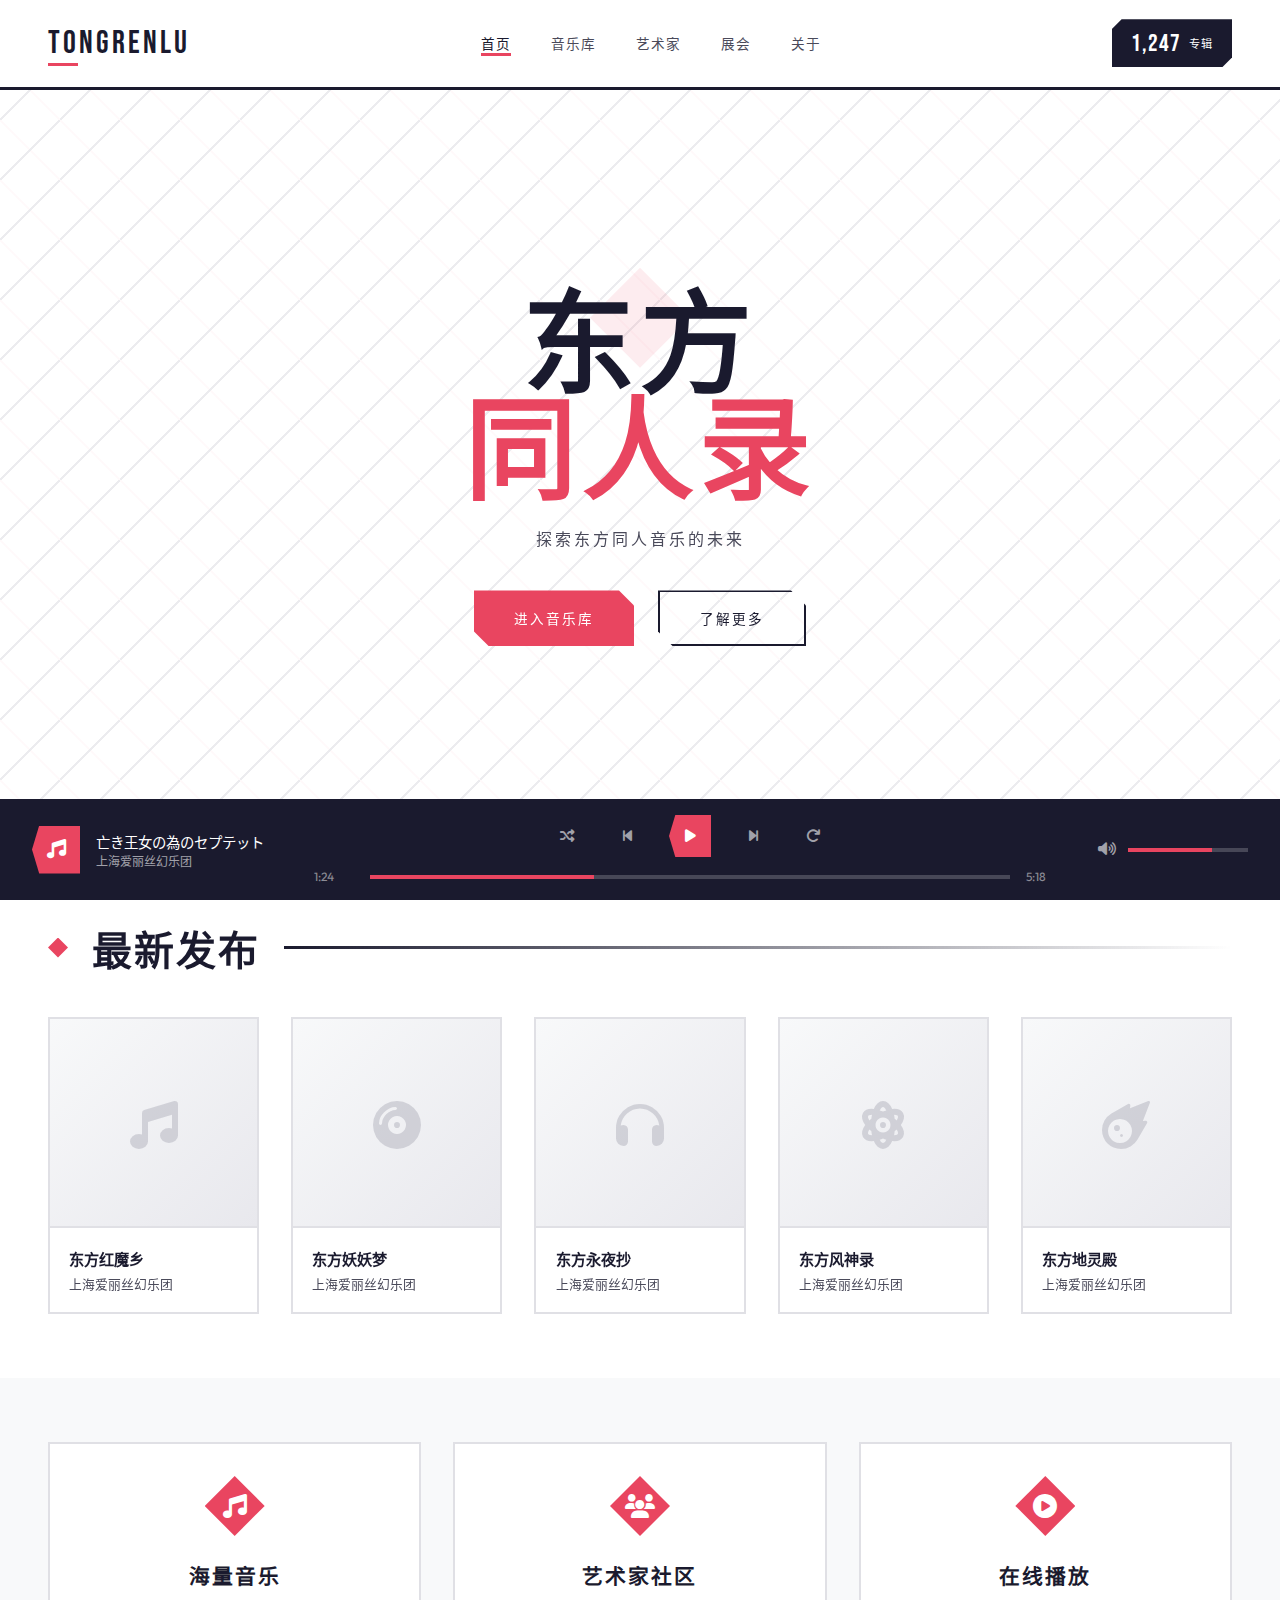
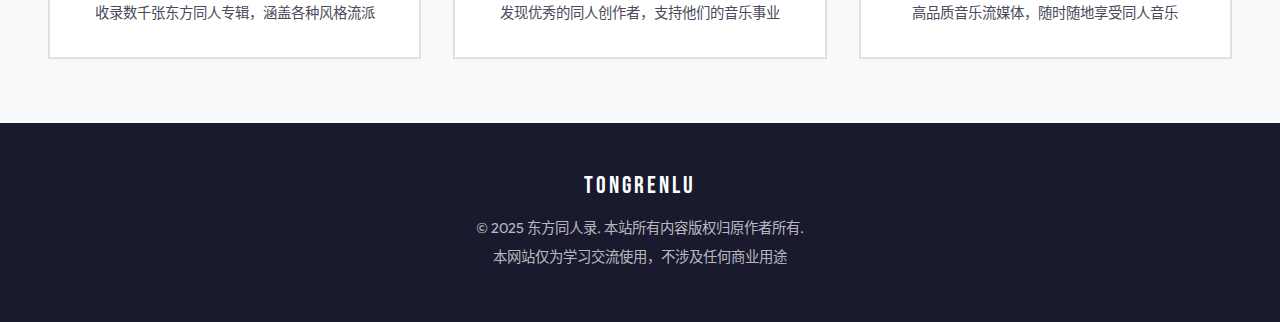
<file: tongrenlu-web/src/main/resources/static/style-geometric.html>
<!DOCTYPE html>
<html lang="zh-CN">
<head>
    <meta charset="UTF-8">
    <meta name="viewport" content="width=device-width, initial-scale=1.0">
    <title>东方同人录 - 几何未来主义风格</title>
    
    <!-- Google Fonts -->
    <link rel="preconnect" href="https://fonts.googleapis.com">
    <link rel="preconnect" href="https://fonts.gstatic.com" crossorigin>
    <link href="https://fonts.googleapis.com/css2?family=Bebas+Neue&family=Space+Grotesk:wght@300;400;500;600;700&family=Outfit:wght@300;400;500;600;700&family=Noto+Sans+SC:wght@300;400;500;700&display=swap" rel="stylesheet">
    
    <link href="https://cdnjs.cloudflare.com/ajax/libs/font-awesome/6.5.1/css/all.min.css" rel="stylesheet">
    
    <style>
        /* ============================================
           几何未来主义风格 (Geometric Futurism)
           ============================================ */
        
        :root {
            --geo-bg: #ffffff;
            --geo-bg-alt: #f8f9fa;
            --geo-primary: #1a1a2e;
            --geo-accent: #e94560;
            --geo-accent-alt: #0f3460;
            --geo-text: #1a1a2e;
            --geo-text-light: #4a4a5a;
            --geo-text-muted: #8a8a9a;
            --geo-border: #e0e0e5;
        }
        
        * {
            margin: 0;
            padding: 0;
            box-sizing: border-box;
        }
        
        body {
            font-family: 'Noto Sans SC', sans-serif;
            background: var(--geo-bg);
            color: var(--geo-text);
            position: relative;
            overflow-x: hidden;
        }
        
        /* 几何网格背景 - 增强可见性 */
        body::before {
            content: '';
            position: fixed;
            top: 0; left: 0;
            width: 100%; height: 100%;
            background: 
                linear-gradient(135deg, transparent 49%, var(--geo-border) 49%, var(--geo-border) 51%, transparent 51%),
                linear-gradient(45deg, transparent 49%, rgba(233, 69, 96, 0.05) 49%, rgba(233, 69, 96, 0.05) 51%, transparent 51%);
            background-size: 60px 60px, 60px 60px;
            pointer-events: none;
            z-index: 0;
            opacity: 0.6;
        }
        
        /* 导航栏 */
        .geo-nav { 
            position: relative; z-index: 100; 
            display: flex; justify-content: space-between; align-items: center; 
            padding: 1.2rem 3rem; 
            background: var(--geo-bg); 
            border-bottom: 3px solid var(--geo-primary);
        }
        
        .geo-logo { 
            font-family: 'Bebas Neue', sans-serif; 
            font-size: 2rem; 
            font-weight: 400; 
            color: var(--geo-primary); 
            text-decoration: none; 
            letter-spacing: 3px; 
            position: relative; 
        }
        .geo-logo::after { 
            content: ''; 
            position: absolute; 
            bottom: -3px; left: 0; 
            width: 30px; height: 3px; 
            background: var(--geo-accent); 
        }
        
        .geo-nav__links { display: flex; gap: 2.5rem; }
        
        .geo-nav__link { 
            font-family: 'Space Grotesk', sans-serif; 
            font-size: 0.85rem; 
            font-weight: 500; 
            color: var(--geo-text-light); 
            text-decoration: none; 
            text-transform: uppercase; 
            letter-spacing: 1px; 
            transition: all 0.3s ease; 
            position: relative; 
        }
        .geo-nav__link::before { 
            content: ''; 
            position: absolute; 
            bottom: -3px; left: 0; 
            width: 0; height: 3px; 
            background: var(--geo-accent); 
            transition: width 0.3s ease; 
        }
        .geo-nav__link:hover { color: var(--geo-primary); }
        .geo-nav__link:hover::before { width: 100%; }
        .geo-nav__link.active { color: var(--geo-primary); }
        .geo-nav__link.active::before { width: 100%; }
        
        .geo-nav__stats { 
            display: flex; align-items: center; gap: 0.5rem; 
            background: var(--geo-primary); 
            color: white; 
            padding: 0.6rem 1.2rem; 
            clip-path: polygon(10px 0, 100% 0, 100% calc(100% - 10px), calc(100% - 10px) 100%, 0 100%, 0 10px);
        }
        .geo-nav__number { font-family: 'Bebas Neue', sans-serif; font-size: 1.5rem; letter-spacing: 1px; }
        .geo-nav__label { font-family: 'Space Grotesk', sans-serif; font-size: 0.7rem; letter-spacing: 1px; text-transform: uppercase; }
        
        /* Hero区域 */
        .geo-hero { 
            position: relative; z-index: 1; 
            min-height: 85vh; 
            display: flex; align-items: center; justify-content: center; 
            padding: 3rem;
        }
        
        .geo-hero__content { text-align: center; max-width: 900px; position: relative; }
        .geo-hero__content::before { 
            content: ''; 
            position: absolute; 
            top: -30px; left: 50%; 
            transform: translateX(-50%); 
            width: 100px; height: 100px; 
            background: var(--geo-accent); 
            opacity: 0.1; 
            clip-path: polygon(50% 0%, 100% 50%, 50% 100%, 0% 50%);
        }
        
        .geo-hero__title { 
            font-family: 'Bebas Neue', sans-serif; 
            font-size: 7rem; 
            line-height: 0.95; 
            margin-bottom: 1rem; 
            color: var(--geo-primary); 
            letter-spacing: 5px; 
            position: relative; 
        }
        .geo-hero__title span { display: block; }
        .geo-hero__title .accent { color: var(--geo-accent); }
        
        .geo-hero__subtitle { 
            font-family: 'Space Grotesk', sans-serif; 
            font-size: 1rem; 
            color: var(--geo-text-light); 
            letter-spacing: 3px; 
            text-transform: uppercase; 
            margin-bottom: 2.5rem;
        }
        
        .geo-hero__cta { display: inline-flex; gap: 1.5rem; }
        
        .geo-btn { 
            font-family: 'Space Grotesk', sans-serif; 
            padding: 1rem 2.5rem; 
            font-size: 0.85rem; 
            font-weight: 500; 
            letter-spacing: 2px; 
            text-transform: uppercase; 
            border: none; cursor: pointer; 
            transition: all 0.3s ease; 
            position: relative; overflow: hidden;
        }
        .geo-btn--primary { 
            background: var(--geo-accent); 
            color: white; 
            clip-path: polygon(0 0, calc(100% - 15px) 0, 100% 15px, 100% 100%, 15px 100%, 0 calc(100% - 15px));
        }
        .geo-btn--primary:hover { 
            transform: translateY(-3px); 
            box-shadow: 10px 10px 0 var(--geo-primary);
        }
        .geo-btn--secondary { 
            background: transparent; 
            color: var(--geo-primary); 
            border: 2px solid var(--geo-primary); 
            clip-path: polygon(0 0, calc(100% - 15px) 0, 100% 15px, 100% 100%, 15px 100%, 0 calc(100% - 15px));
        }
        .geo-btn--secondary:hover { 
            background: var(--geo-primary); 
            color: white;
        }
        
        /* 专辑区域 */
        .geo-section { position: relative; z-index: 1; padding: 4rem 3rem; }
        
        .geo-section__header { 
            display: flex; align-items: center; gap: 1.5rem; 
            margin-bottom: 2.5rem;
        }
        .geo-section__shape { 
            width: 20px; height: 20px; 
            background: var(--geo-accent); 
            clip-path: polygon(50% 0%, 100% 50%, 50% 100%, 0% 50%);
        }
        .geo-section__title { 
            font-family: 'Bebas Neue', sans-serif; 
            font-size: 2.5rem; 
            color: var(--geo-primary); 
            letter-spacing: 2px;
        }
        .geo-section__line { 
            flex: 1; height: 3px; 
            background: linear-gradient(90deg, var(--geo-primary), transparent);
        }
        
        .geo-grid { display: grid; grid-template-columns: repeat(5, 1fr); gap: 2rem; }
        
        .geo-card { 
            position: relative; 
            background: var(--geo-bg); 
            border: 2px solid var(--geo-border); 
            overflow: hidden; 
            transition: all 0.4s ease;
            cursor: pointer;
        }
        .geo-card::before { 
            content: ''; 
            position: absolute; 
            top: 0; left: 0; 
            width: 20px; height: 20px; 
            background: var(--geo-accent); 
            clip-path: polygon(0 0, 100% 0, 0 100%); 
            opacity: 0; 
            transition: opacity 0.3s ease;
        }
        .geo-card:hover::before { opacity: 1; }
        .geo-card:hover { 
            transform: translateY(-5px); 
            border-color: var(--geo-primary); 
            box-shadow: 8px 8px 0 var(--geo-accent);
        }
        
        .geo-card__cover { 
            width: 100%; aspect-ratio: 1; 
            background: linear-gradient(135deg, var(--geo-bg-alt), #e8e8ed); 
            position: relative; overflow: hidden;
        }
        .geo-card__fallback { 
            position: absolute; 
            top: 50%; left: 50%; 
            transform: translate(-50%, -50%); 
            font-size: 3rem; 
            color: var(--geo-text-muted); 
            opacity: 0.3;
        }
        .geo-card__play { 
            position: absolute; 
            bottom: 10px; right: 10px; 
            width: 40px; height: 40px;
            background: var(--geo-accent); 
            border: none; 
            display: flex; align-items: center; justify-content: center;
            color: white; font-size: 0.85rem; cursor: pointer;
            opacity: 0; transform: scale(0.8);
            transition: all 0.3s ease;
        }
        .geo-card:hover .geo-card__play { opacity: 1; transform: scale(1); }
        
        .geo-card__info { padding: 1.2rem; border-top: 2px solid var(--geo-border); }
        .geo-card__title { 
            font-family: 'Space Grotesk', sans-serif; 
            font-size: 0.95rem; font-weight: 600;
            color: var(--geo-primary); 
            margin-bottom: 0.3rem; 
            white-space: nowrap; overflow: hidden; text-overflow: ellipsis;
        }
        .geo-card__artist { 
            font-family: 'Outfit', sans-serif; 
            font-size: 0.8rem;
            color: var(--geo-text-light);
        }
        
        /* 特色区域 */
        .geo-features {
            position: relative;
            z-index: 1;
            padding: 4rem 3rem;
            background: var(--geo-bg-alt);
        }
        
        .geo-features__grid {
            display: grid;
            grid-template-columns: repeat(3, 1fr);
            gap: 2rem;
            max-width: 1200px;
            margin: 0 auto;
        }
        
        .geo-feature {
            text-align: center;
            padding: 2rem;
            background: var(--geo-bg);
            border: 2px solid var(--geo-border);
            transition: all 0.3s ease;
        }
        
        .geo-feature:hover {
            border-color: var(--geo-accent);
            transform: translateY(-5px);
            box-shadow: 8px 8px 0 var(--geo-primary);
        }
        
        .geo-feature__icon {
            width: 60px;
            height: 60px;
            margin: 0 auto 1.5rem;
            background: var(--geo-accent);
            display: flex;
            align-items: center;
            justify-content: center;
            font-size: 1.5rem;
            color: white;
            clip-path: polygon(50% 0%, 100% 50%, 50% 100%, 0% 50%);
        }
        
        .geo-feature__title {
            font-family: 'Bebas Neue', sans-serif;
            font-size: 1.3rem;
            color: var(--geo-primary);
            letter-spacing: 2px;
            margin-bottom: 0.75rem;
        }
        
        .geo-feature__desc {
            font-family: 'Outfit', sans-serif;
            font-size: 0.9rem;
            color: var(--geo-text-light);
            line-height: 1.6;
        }
        
        /* 页脚 */
        .geo-footer {
            position: relative;
            z-index: 1;
            padding: 3rem;
            background: var(--geo-primary);
            color: white;
            text-align: center;
        }
        
        .geo-footer__logo {
            font-family: 'Bebas Neue', sans-serif;
            font-size: 1.5rem;
            letter-spacing: 3px;
            margin-bottom: 1rem;
        }
        
        .geo-footer__text {
            font-family: 'Outfit', sans-serif;
            font-size: 0.9rem;
            color: rgba(255, 255, 255, 0.7);
            margin-bottom: 0.5rem;
        }
        
        /* 播放器 */
        .geo-player { 
            position: fixed; bottom: 0; left: 0; right: 0; z-index: 100;
            background: var(--geo-primary); 
            padding: 1rem 2rem;
            display: flex; align-items: center; gap: 2rem;
            clip-path: polygon(0 15px, 0 0, 100% 0, 100% 100%, 0 100%, 0 calc(100% - 15px));
        }
        .geo-player__info { display: flex; align-items: center; gap: 1rem; min-width: 250px; }
        .geo-player__cover { 
            width: 48px; height: 48px;
            background: var(--geo-accent); 
            display: flex; align-items: center; justify-content: center;
            font-size: 1.2rem; color: white;
            clip-path: polygon(15% 0, 100% 0, 100% 100%, 15% 100%, 0 50%);
        }
        .geo-player__title { 
            font-family: 'Space Grotesk', sans-serif; 
            font-size: 0.9rem; 
            color: white; 
            font-weight: 500;
        }
        .geo-player__artist { 
            font-family: 'Outfit', sans-serif; 
            font-size: 0.75rem; 
            color: rgba(255,255,255,0.6);
        }
        
        .geo-player__controls {
            flex: 1;
            display: flex;
            flex-direction: column;
            align-items: center;
            gap: 0.75rem;
        }
        
        .geo-player__buttons { display: flex; align-items: center; gap: 1.5rem; }
        .geo-player__btn { 
            background: none; 
            border: none; 
            color: rgba(255,255,255,0.6); 
            font-size: 0.9rem; 
            cursor: pointer; 
            transition: all 0.3s ease;
            width: 36px;
            height: 36px;
            display: flex;
            align-items: center;
            justify-content: center;
        }
        .geo-player__btn:hover { color: var(--geo-accent); }
        .geo-player__btn--play { 
            width: 42px; height: 42px;
            background: var(--geo-accent); 
            color: white; 
            display: flex; align-items: center; justify-content: center;
            clip-path: polygon(15% 0, 100% 0, 100% 100%, 15% 100%, 0 50%);
        }
        
        .geo-player__progress { 
            width: 100%;
            display: flex; align-items: center; gap: 1rem;
        }
        .geo-player__bar { 
            flex: 1; height: 4px; 
            background: rgba(255,255,255,0.2); 
            position: relative; cursor: pointer;
        }
        .geo-player__bar-fill { height: 100%; width: 35%; background: var(--geo-accent); }
        .geo-player__time { 
            font-family: 'Outfit', sans-serif; 
            font-size: 0.75rem; 
            color: rgba(255,255,255,0.5); 
            min-width: 40px;
        }
        
        .geo-player__volume {
            display: flex;
            align-items: center;
            gap: 0.75rem;
            min-width: 150px;
        }
        .geo-player__volume-icon {
            color: rgba(255,255,255,0.6);
            font-size: 0.9rem;
        }
        .geo-player__volume-bar {
            flex: 1;
            height: 4px;
            background: rgba(255,255,255,0.2);
            position: relative;
            cursor: pointer;
        }
        .geo-player__volume-fill {
            height: 100%;
            width: 70%;
            background: var(--geo-accent);
        }
        
        /* 响应式 */
        @media (max-width: 1200px) {
            .geo-grid { grid-template-columns: repeat(4, 1fr); }
            .geo-features__grid { grid-template-columns: repeat(2, 1fr); }
        }
        
        @media (max-width: 900px) {
            .geo-grid { grid-template-columns: repeat(3, 1fr); }
            .geo-hero__title { font-size: 5rem; }
            .geo-nav { padding: 1rem 2rem; }
        }
        
        @media (max-width: 600px) {
            .geo-grid { grid-template-columns: repeat(2, 1fr); gap: 1rem; }
            .geo-features__grid { grid-template-columns: 1fr; }
            .geo-nav__links { display: none; }
            .geo-hero__title { font-size: 3.5rem; }
            .geo-hero__subtitle { font-size: 0.85rem; }
            .geo-section { padding: 2rem 1rem; }
            .geo-player { 
                padding: 0.75rem 1rem; 
                flex-wrap: wrap;
                gap: 0.5rem;
            }
            .geo-player__info { min-width: auto; }
            .geo-player__volume { display: none; }
        }
    </style>
</head>
<body>
    <!-- 导航栏 -->
    <nav class="geo-nav">
        <a href="#" class="geo-logo">TONGRENLU</a>
        <div class="geo-nav__links">
            <a href="#" class="geo-nav__link active">首页</a>
            <a href="#" class="geo-nav__link">音乐库</a>
            <a href="#" class="geo-nav__link">艺术家</a>
            <a href="#" class="geo-nav__link">展会</a>
            <a href="#" class="geo-nav__link">关于</a>
        </div>
        <div class="geo-nav__stats">
            <span class="geo-nav__number">1,247</span>
            <span class="geo-nav__label">专辑</span>
        </div>
    </nav>
    
    <!-- Hero区域 -->
    <section class="geo-hero">
        <div class="geo-hero__content">
            <h1 class="geo-hero__title">
                <span>东方</span>
                <span class="accent">同人录</span>
            </h1>
            <p class="geo-hero__subtitle">探索东方同人音乐的未来</p>
            <div class="geo-hero__cta">
                <button class="geo-btn geo-btn--primary">进入音乐库</button>
                <button class="geo-btn geo-btn--secondary">了解更多</button>
            </div>
        </div>
    </section>
    
    <!-- 最新专辑 -->
    <section class="geo-section">
        <div class="geo-section__header">
            <div class="geo-section__shape"></div>
            <h2 class="geo-section__title">最新发布</h2>
            <div class="geo-section__line"></div>
        </div>
        <div class="geo-grid">
            <div class="geo-card">
                <div class="geo-card__cover">
                    <span class="geo-card__fallback"><i class="fas fa-music"></i></span>
                    <button class="geo-card__play"><i class="fas fa-play"></i></button>
                </div>
                <div class="geo-card__info">
                    <div class="geo-card__title">东方红魔乡</div>
                    <div class="geo-card__artist">上海爱丽丝幻乐团</div>
                </div>
            </div>
            <div class="geo-card">
                <div class="geo-card__cover">
                    <span class="geo-card__fallback"><i class="fas fa-compact-disc"></i></span>
                    <button class="geo-card__play"><i class="fas fa-play"></i></button>
                </div>
                <div class="geo-card__info">
                    <div class="geo-card__title">东方妖妖梦</div>
                    <div class="geo-card__artist">上海爱丽丝幻乐团</div>
                </div>
            </div>
            <div class="geo-card">
                <div class="geo-card__cover">
                    <span class="geo-card__fallback"><i class="fas fa-headphones"></i></span>
                    <button class="geo-card__play"><i class="fas fa-play"></i></button>
                </div>
                <div class="geo-card__info">
                    <div class="geo-card__title">东方永夜抄</div>
                    <div class="geo-card__artist">上海爱丽丝幻乐团</div>
                </div>
            </div>
            <div class="geo-card">
                <div class="geo-card__cover">
                    <span class="geo-card__fallback"><i class="fas fa-atom"></i></span>
                    <button class="geo-card__play"><i class="fas fa-play"></i></button>
                </div>
                <div class="geo-card__info">
                    <div class="geo-card__title">东方风神录</div>
                    <div class="geo-card__artist">上海爱丽丝幻乐团</div>
                </div>
            </div>
            <div class="geo-card">
                <div class="geo-card__cover">
                    <span class="geo-card__fallback"><i class="fas fa-meteor"></i></span>
                    <button class="geo-card__play"><i class="fas fa-play"></i></button>
                </div>
                <div class="geo-card__info">
                    <div class="geo-card__title">东方地灵殿</div>
                    <div class="geo-card__artist">上海爱丽丝幻乐团</div>
                </div>
            </div>
        </div>
    </section>
    
    <!-- 特色功能 -->
    <section class="geo-features">
        <div class="geo-features__grid">
            <div class="geo-feature">
                <div class="geo-feature__icon">
                    <i class="fas fa-music"></i>
                </div>
                <h3 class="geo-feature__title">海量音乐</h3>
                <p class="geo-feature__desc">收录数千张东方同人专辑，涵盖各种风格流派</p>
            </div>
            <div class="geo-feature">
                <div class="geo-feature__icon">
                    <i class="fas fa-users"></i>
                </div>
                <h3 class="geo-feature__title">艺术家社区</h3>
                <p class="geo-feature__desc">发现优秀的同人创作者，支持他们的音乐事业</p>
            </div>
            <div class="geo-feature">
                <div class="geo-feature__icon">
                    <i class="fas fa-play-circle"></i>
                </div>
                <h3 class="geo-feature__title">在线播放</h3>
                <p class="geo-feature__desc">高品质音乐流媒体，随时随地享受同人音乐</p>
            </div>
        </div>
    </section>
    
    <!-- 页脚 -->
    <footer class="geo-footer">
        <div class="geo-footer__logo">TONGRENLU</div>
        <p class="geo-footer__text">&copy; 2025 东方同人录. 本站所有内容版权归原作者所有.</p>
        <p class="geo-footer__text">本网站仅为学习交流使用，不涉及任何商业用途</p>
    </footer>
    
    <!-- 播放器 -->
    <div class="geo-player">
        <div class="geo-player__info">
            <div class="geo-player__cover">
                <i class="fas fa-music"></i>
            </div>
            <div>
                <div class="geo-player__title">亡き王女の為のセプテット</div>
                <div class="geo-player__artist">上海爱丽丝幻乐团</div>
            </div>
        </div>
        <div class="geo-player__controls">
            <div class="geo-player__buttons">
                <button class="geo-player__btn"><i class="fas fa-random"></i></button>
                <button class="geo-player__btn"><i class="fas fa-step-backward"></i></button>
                <button class="geo-player__btn geo-player__btn--play"><i class="fas fa-play"></i></button>
                <button class="geo-player__btn"><i class="fas fa-step-forward"></i></button>
                <button class="geo-player__btn"><i class="fas fa-redo"></i></button>
            </div>
            <div class="geo-player__progress">
                <span class="geo-player__time">1:24</span>
                <div class="geo-player__bar">
                    <div class="geo-player__bar-fill"></div>
                </div>
                <span class="geo-player__time">5:18</span>
            </div>
        </div>
        <div class="geo-player__volume">
            <i class="fas fa-volume-up geo-player__volume-icon"></i>
            <div class="geo-player__volume-bar">
                <div class="geo-player__volume-fill"></div>
            </div>
        </div>
    </div>
    
    <script>
        // 播放按钮交互
        document.querySelectorAll('.geo-player__btn--play, .geo-card__play').forEach(btn => {
            btn.addEventListener('click', (e) => {
                e.stopPropagation();
                const icon = btn.querySelector('i');
                if (icon) {
                    if (icon.classList.contains('fa-play')) {
                        icon.classList.remove('fa-play');
                        icon.classList.add('fa-pause');
                    } else {
                        icon.classList.remove('fa-pause');
                        icon.classList.add('fa-play');
                    }
                }
            });
        });
        
        // 导航链接激活状态
        document.querySelectorAll('.geo-nav__link').forEach(link => {
            link.addEventListener('click', (e) => {
                e.preventDefault();
                document.querySelectorAll('.geo-nav__link').forEach(l => l.classList.remove('active'));
                link.classList.add('active');
            });
        });
        
        // 进度条点击
        document.querySelector('.geo-player__bar').addEventListener('click', function(e) {
            const rect = this.getBoundingClientRect();
            const percent = (e.clientX - rect.left) / rect.width * 100;
            this.querySelector('.geo-player__bar-fill').style.width = percent + '%';
        });
        
        // 音量条点击
        document.querySelector('.geo-player__volume-bar').addEventListener('click', function(e) {
            const rect = this.getBoundingClientRect();
            const percent = (e.clientX - rect.left) / rect.width * 100;
            this.querySelector('.geo-player__volume-fill').style.width = percent + '%';
        });
    </script>
</body>
</html>
</file>
